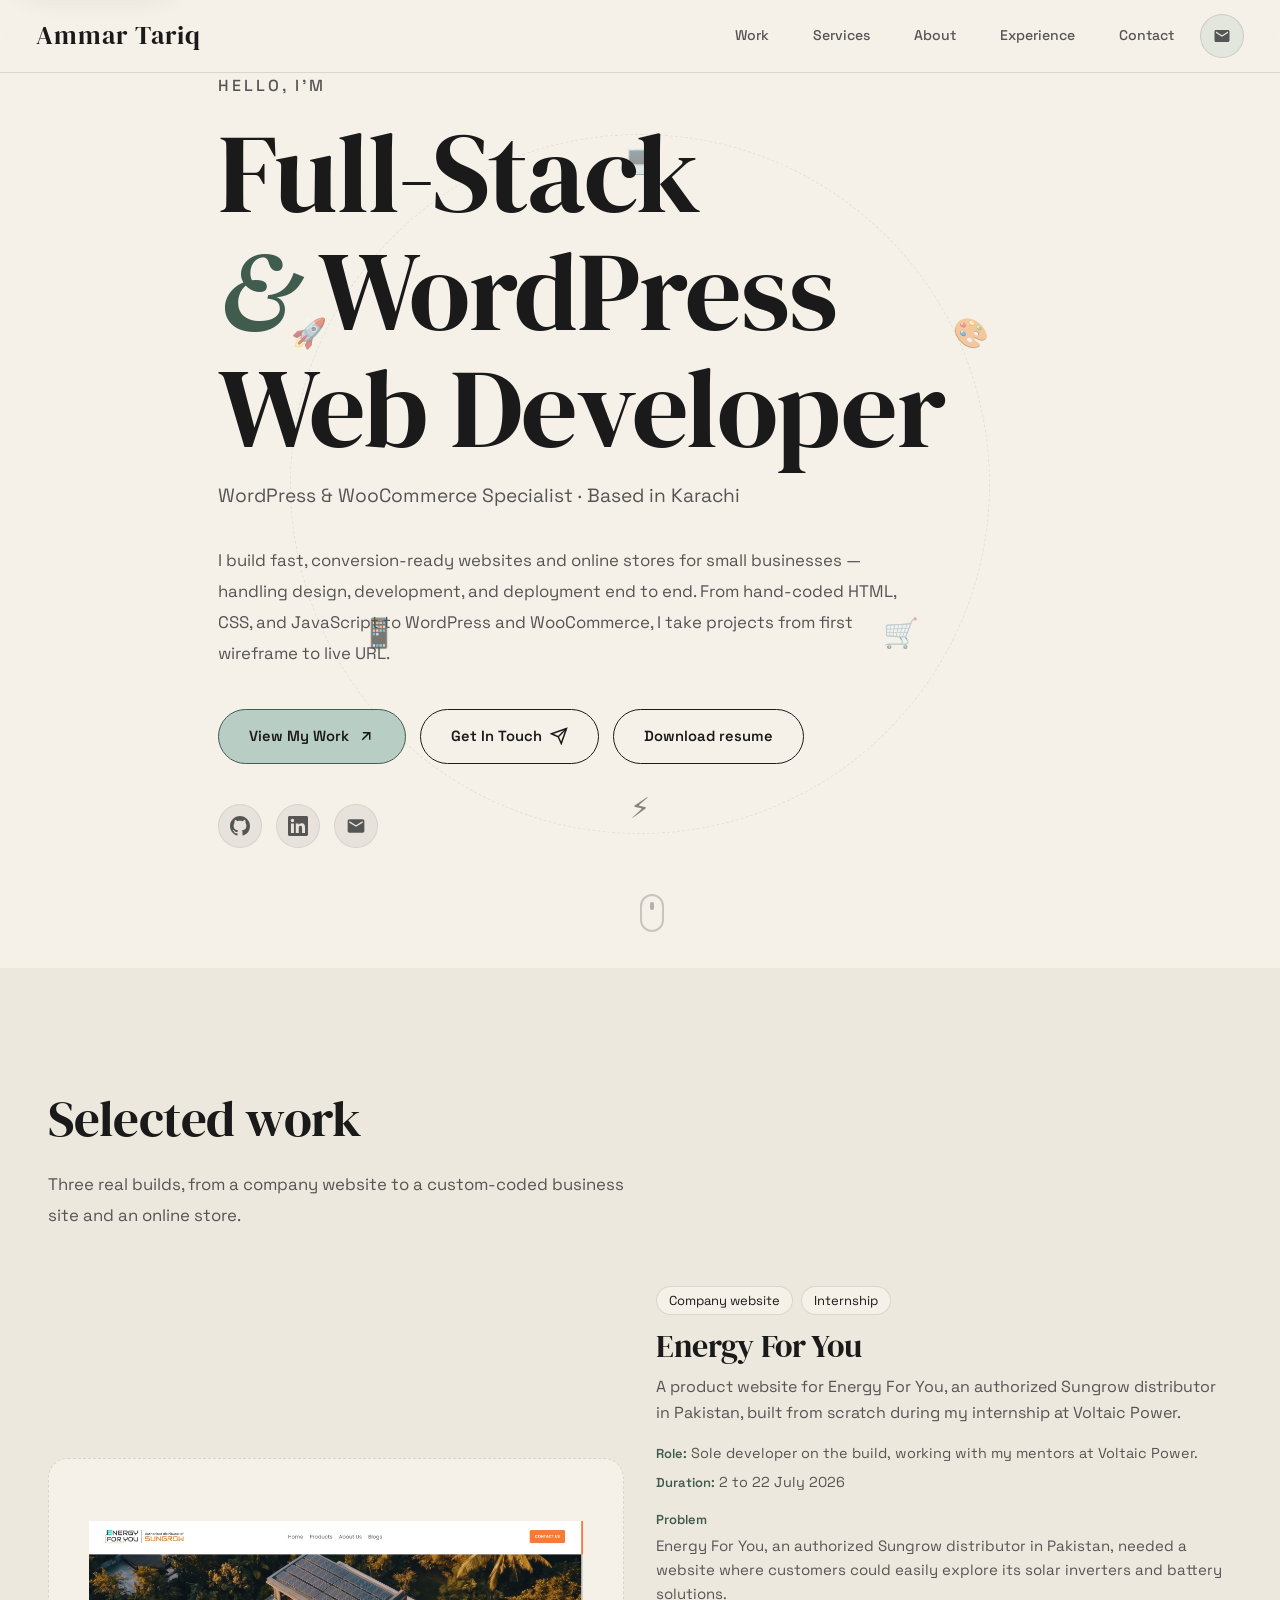
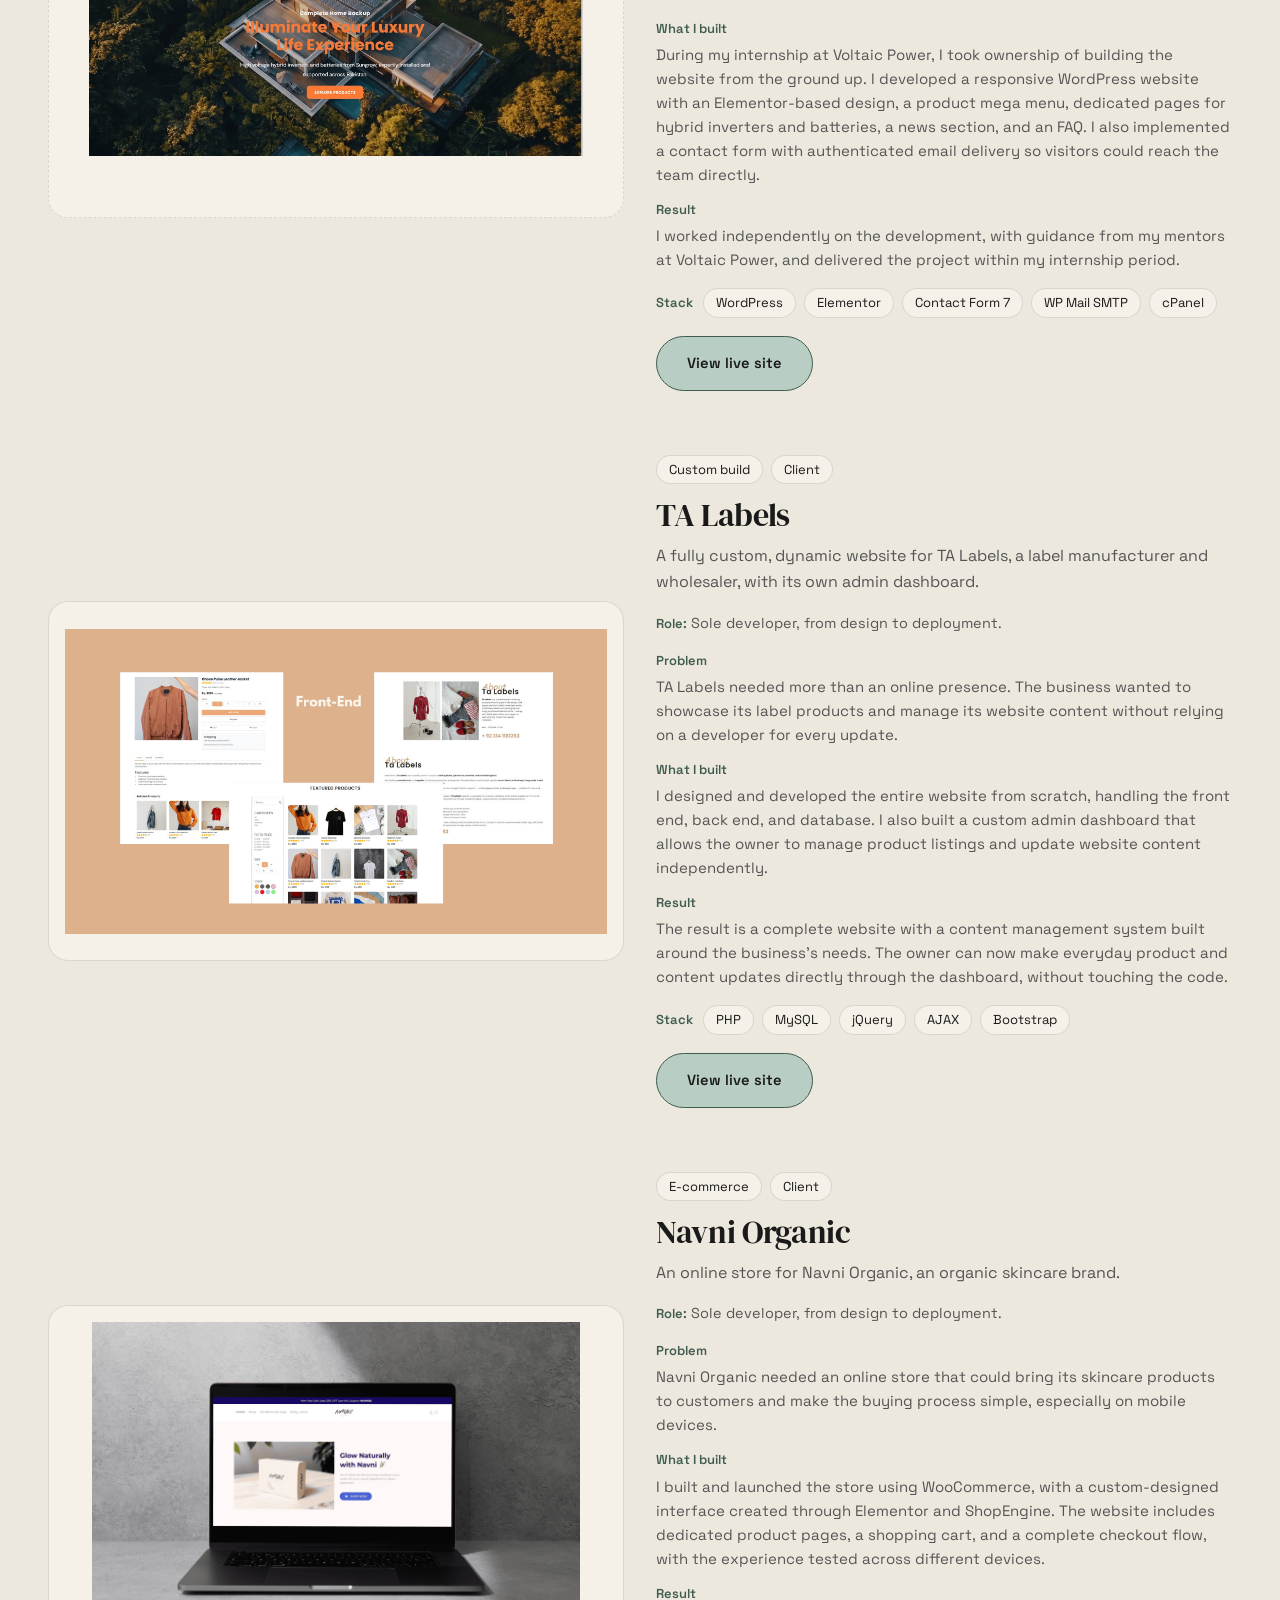
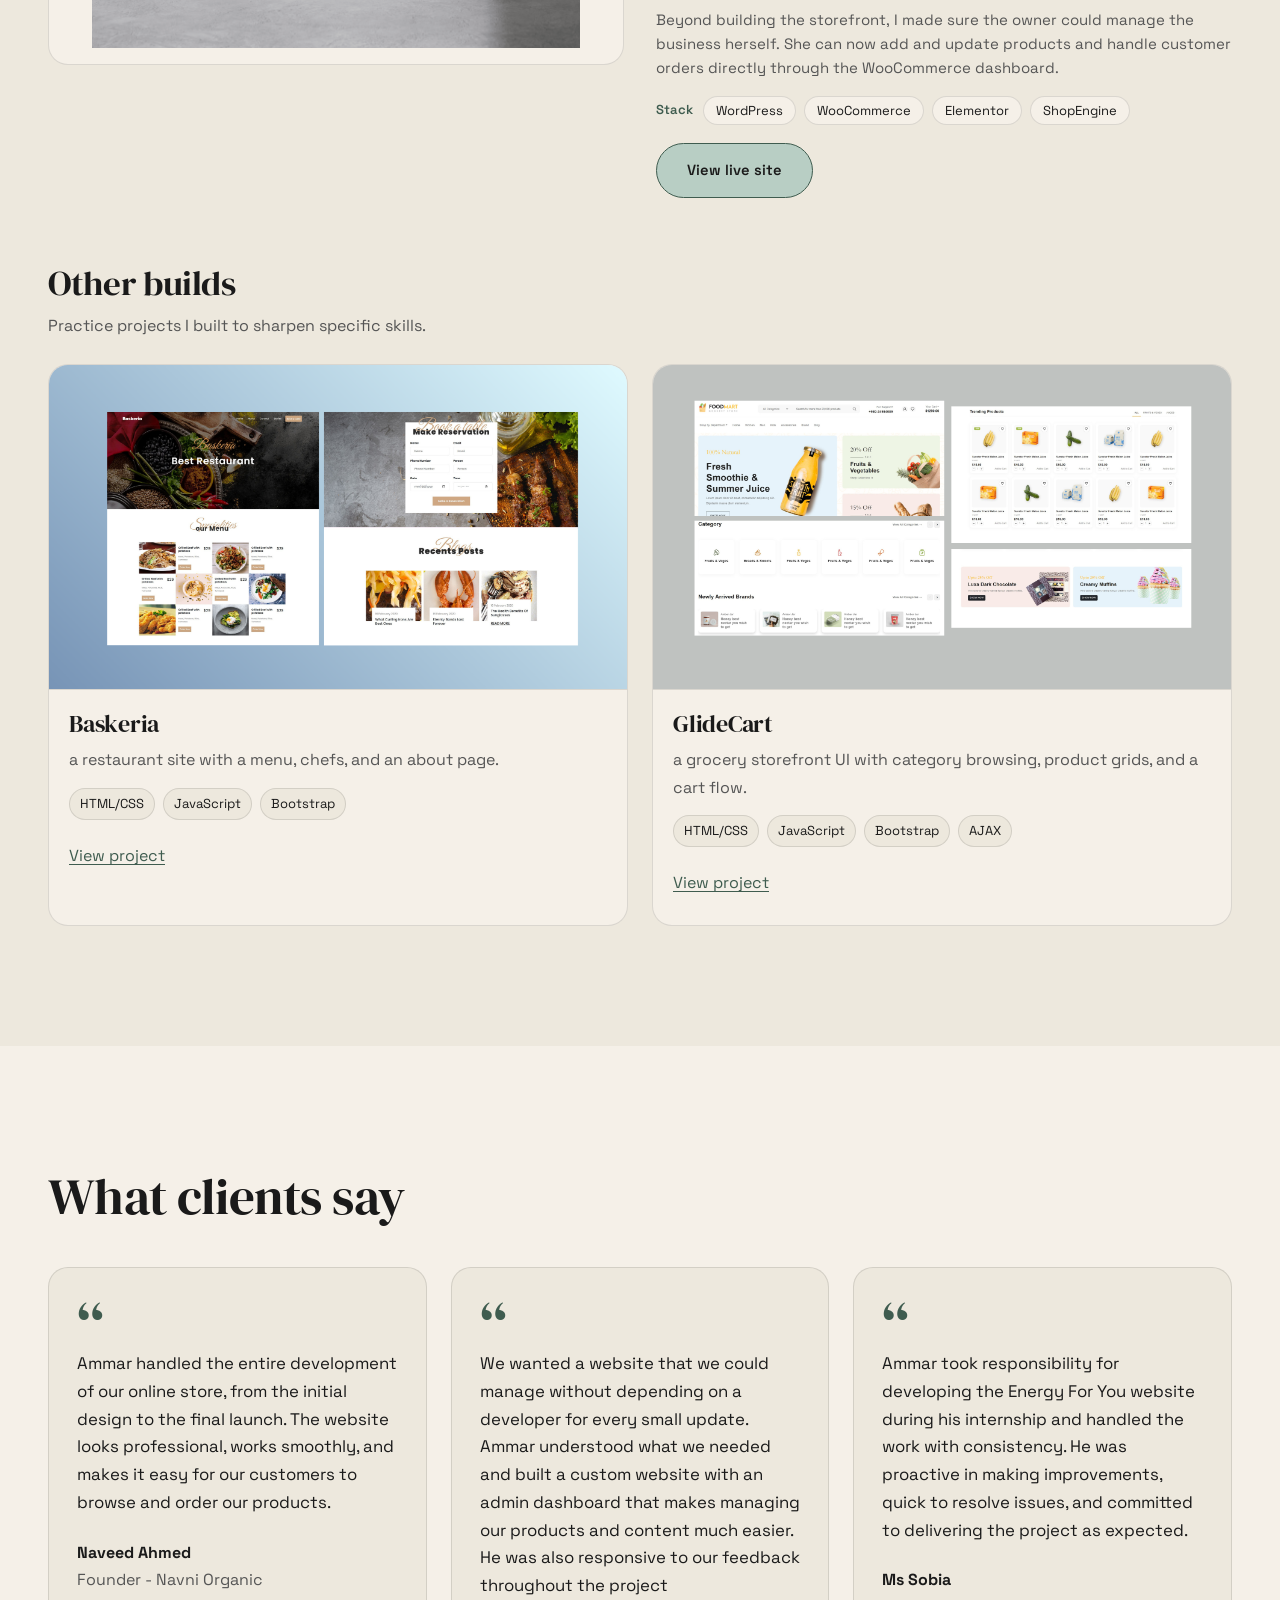
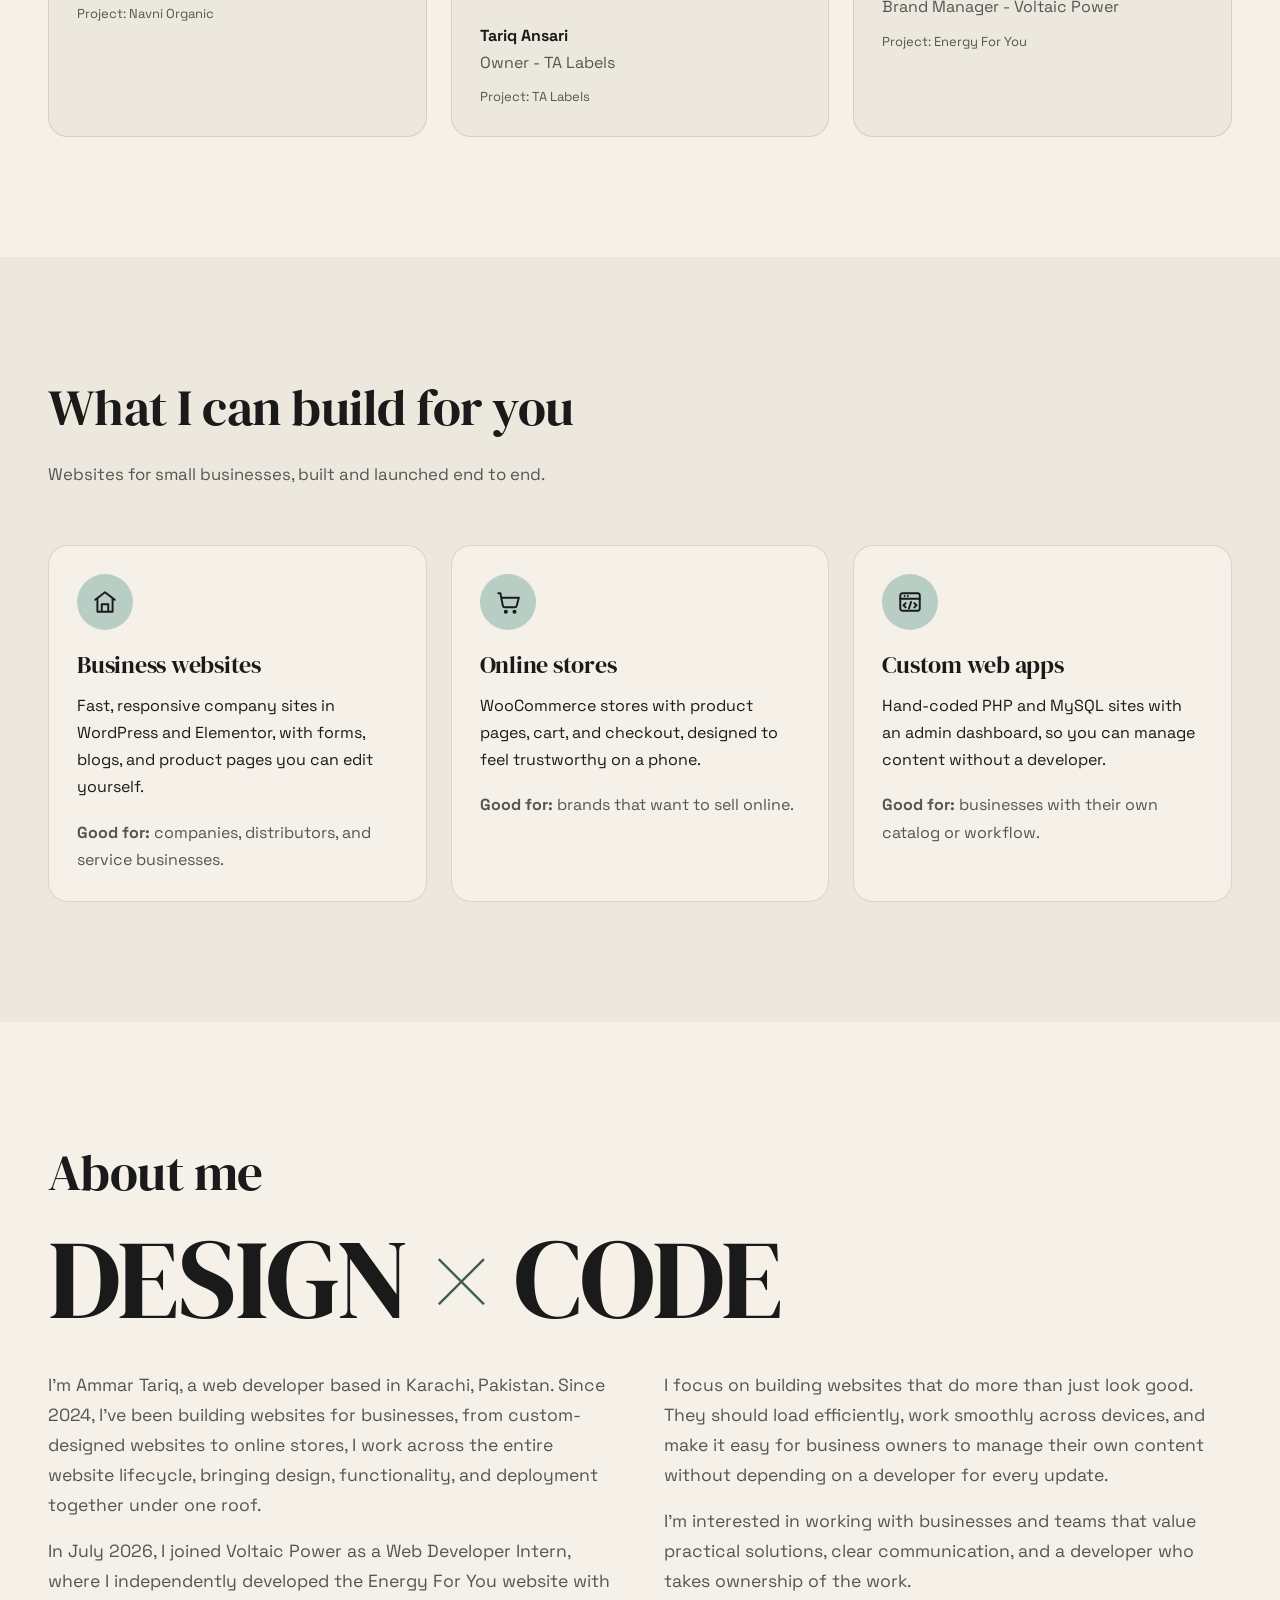
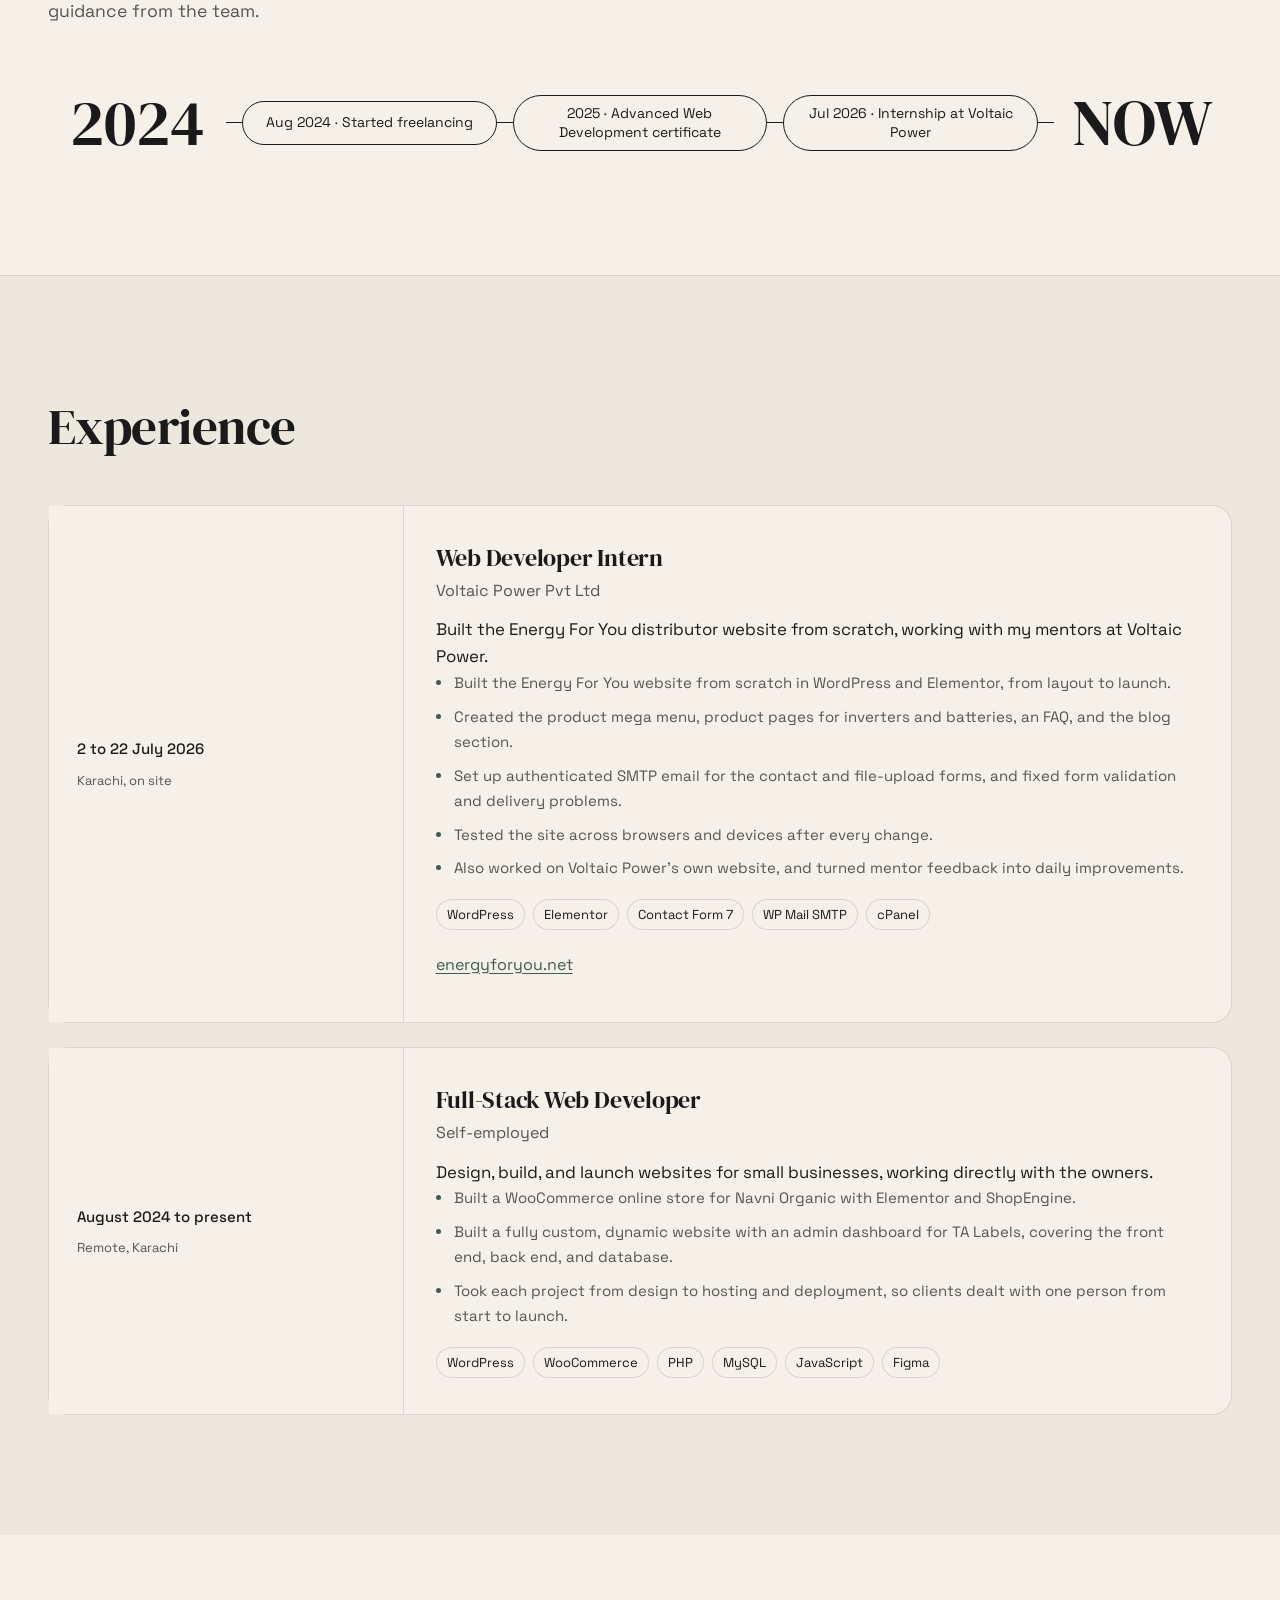
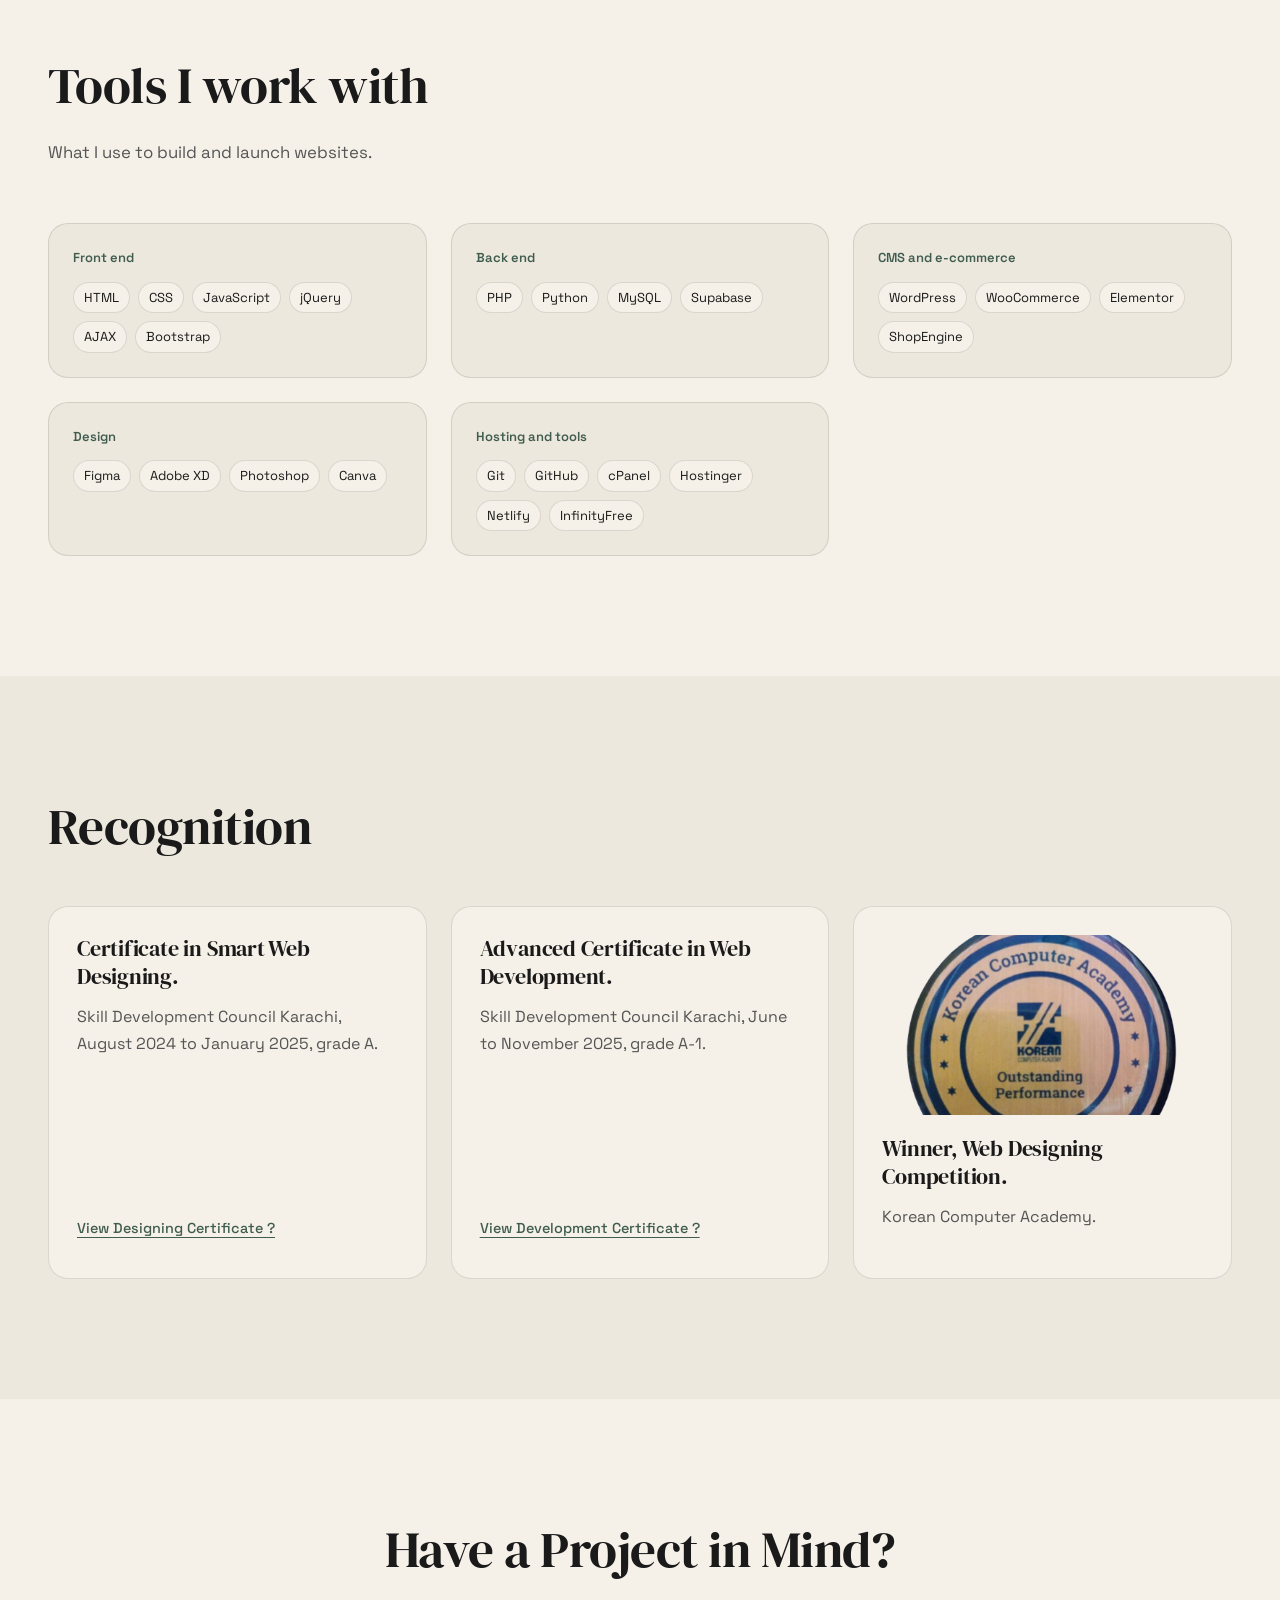
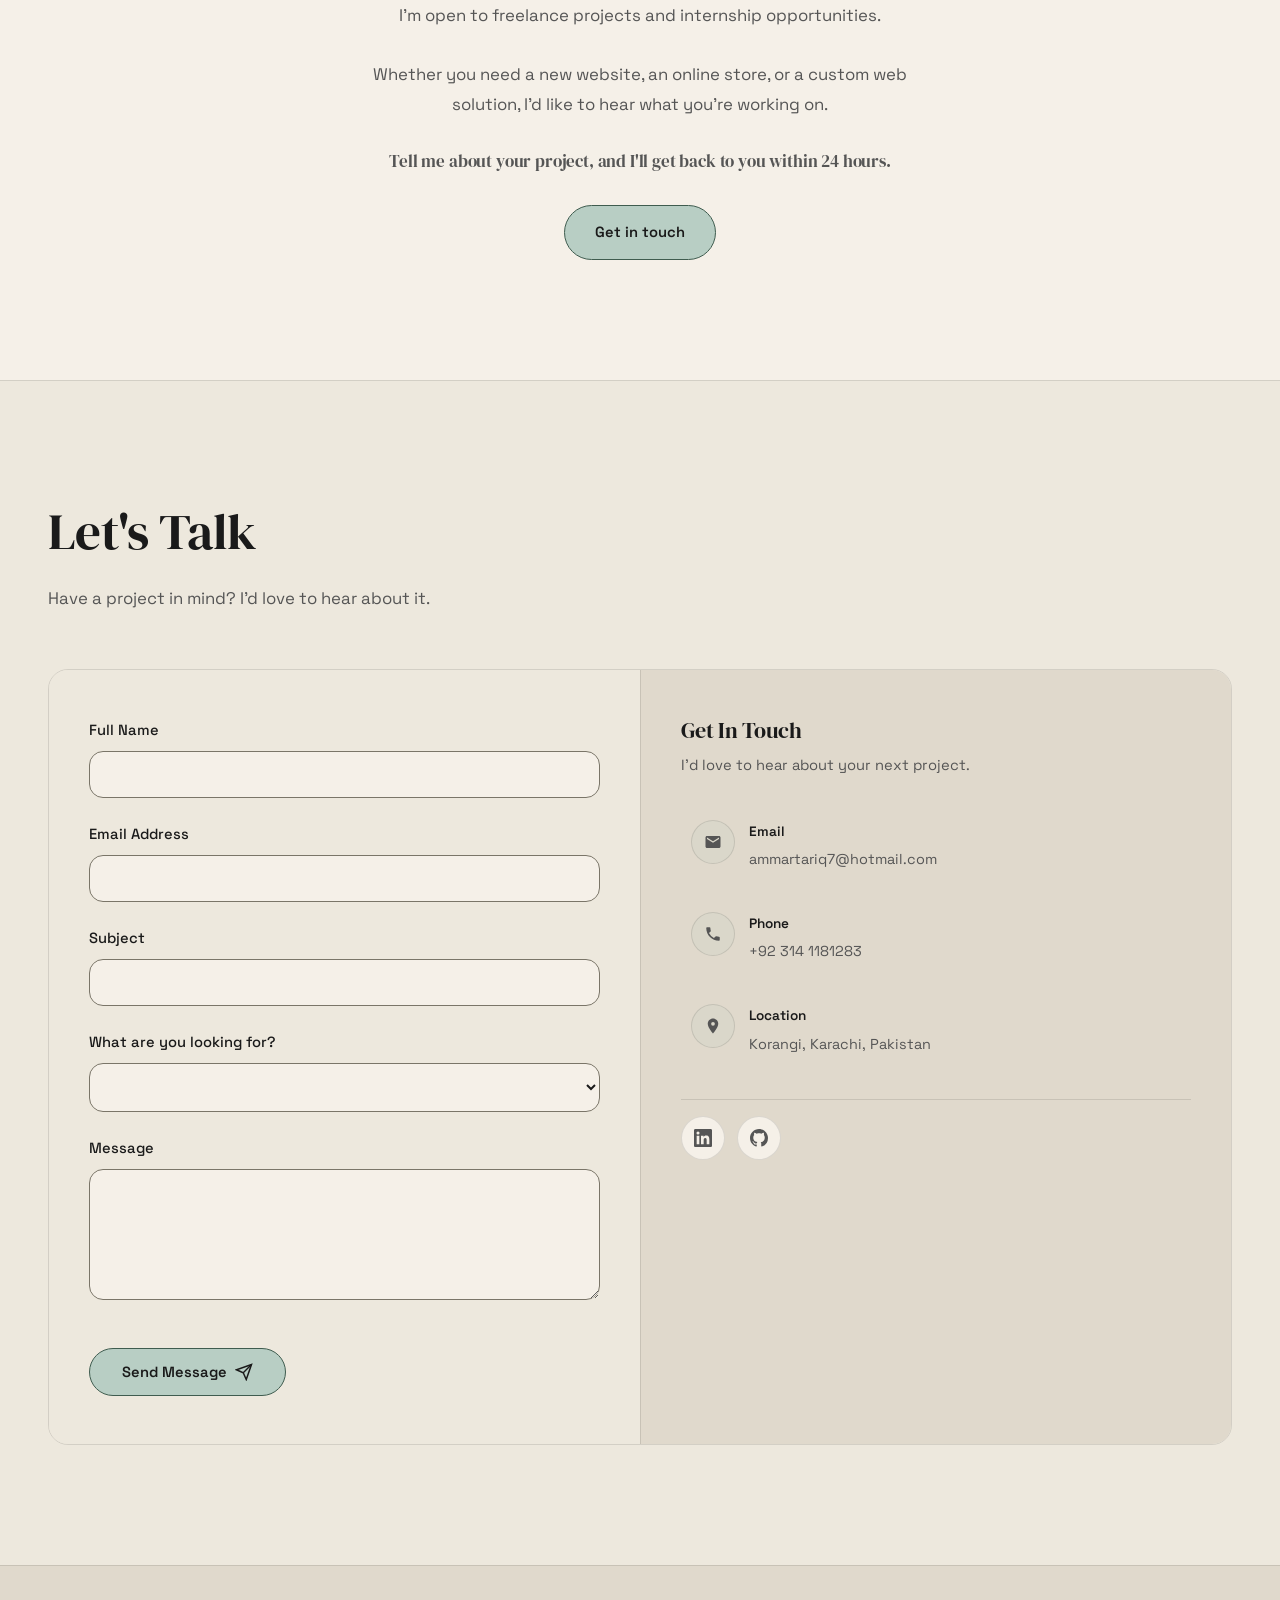
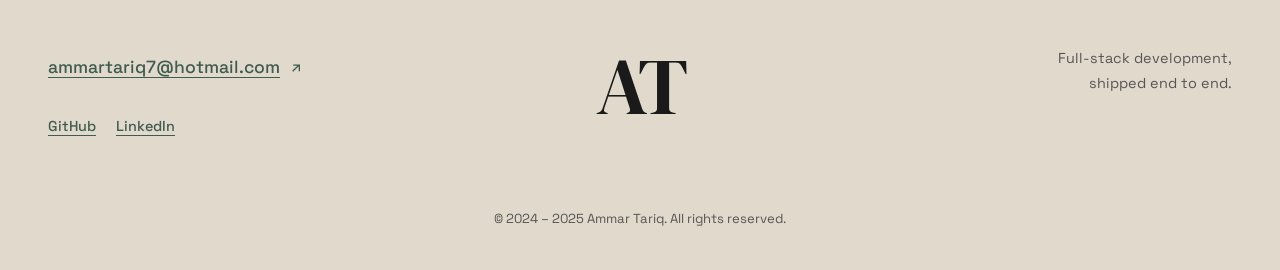
<file: index.html>
<!DOCTYPE html>
<html lang="en">

<head>
  <script>document.documentElement.classList.add('js');</script>
  <meta charset="UTF-8" />
  <meta name="viewport" content="width=device-width, initial-scale=1.0" />
  <title>Ammar Tariq — Full-Stack Web Developer | Portfolio</title>
  <meta name="description"
    content="Ammar Tariq is a full-stack web developer based in Karachi, Pakistan, specializing in WordPress, WooCommerce, and hand-coded websites. View projects, skills, and get in touch." />
  <meta name="keywords"
    content="Ammar Tariq, Full-Stack Developer, WordPress, WooCommerce, Web Developer Karachi, Portfolio" />
  <meta name="author" content="Ammar Tariq" />
  <meta property="og:title" content="Ammar Tariq — Full-Stack Web Developer" />
<meta property="og:description" content="Full-stack web developer in Karachi, Pakistan. WordPress, WooCommerce, and custom PHP/MySQL builds for small businesses." />
<meta property="og:image" content="og-image.jpg" />
<meta property="og:url" content="https://ammartariq.netlify.app/" />
<meta property="og:type" content="website" />
<meta name="twitter:card" content="summary_large_image" />
  <link rel="preconnect" href="https://fonts.googleapis.com" />
  <link rel="preconnect" href="https://fonts.gstatic.com" crossorigin />
  <link
    href="https://fonts.googleapis.com/css2?family=DM+Serif+Display:ital@0;1&family=Space+Grotesk:wght@300;400;500;600;700&display=swap"
    rel="stylesheet" />
  <link rel="stylesheet" href="index.css" />
</head>

<body>

  <!-- ═══════════════ SKIP TO CONTENT LINK ═══════════════ -->
  <a href="#main-content" class="skip-link">Skip to content</a>

  <!-- ═══════════════ NAVBAR ═══════════════ -->
  <nav id="navbar" class="navbar">
    <a href="#landing" class="nav-logo">Ammar Tariq</a>
    <button class="nav-toggle" id="navToggle" aria-label="Toggle navigation">
      <span></span><span></span><span></span>
    </button>
    <ul class="nav-links" id="navLinks">
      <li><a href="#work">Work</a></li>
      <li><a href="#services">Services</a></li>
      <li><a href="#about">About</a></li>
      <li><a href="#experience">Experience</a></li>
      <li><a href="#contact">Contact</a></li>
      <li class="nav-contact-link">
        <a href="mailto:ammartariq7@hotmail.com" aria-label="Email Ammar Tariq">
          <svg viewBox="0 0 24 24" fill="currentColor" aria-hidden="true">
            <path d="M20 4H4c-1.1 0-2 .9-2 2v12c0 1.1.9 2 2 2h16c1.1 0 2-.9 2-2V6c0-1.1-.9-2-2-2zm0 4l-8 5-8-5V6l8 5 8-5v2z" />
          </svg>
        </a>
      </li>
    </ul>
  </nav>

  <main id="main-content" tabindex="-1">
<section id="landing" class="section landing-section">
    <div class="hero-circle">
      <span class="hero-float-icon">💻</span>
      <span class="hero-float-icon">🎨</span>
      <span class="hero-float-icon">🛒</span>
      <span class="hero-float-icon">⚡</span>
      <span class="hero-float-icon">🚀</span>
      <span class="hero-float-icon">📱</span>
    </div>
    <div class="container landing-content">
      <p class="landing-greeting">Hello, I'm</p>
      <h1 class="landing-name">Full-Stack<br><span class="landing-amp">&amp;</span> WordPress <br> Web Developer</h1>
      <p class="landing-designations">WordPress &amp; WooCommerce Specialist · Based in Karachi</p>
      <!-- <a class="project-tag hero-proof-link" href="#work"><span class="hero-proof-dot" aria-hidden="true"></span>Recently shipped: Energy For You, a live Sungrow distributor site built during my Voltaic Power internship</a> -->
      <p class="landing-intro">I build fast, conversion-ready websites and online stores for small businesses — handling
        design, development, and deployment end to end. From hand-coded HTML, CSS, and JavaScript to WordPress and
        WooCommerce, I take projects from first wireframe to live URL.</p>
      <div class="landing-cta">
        <a href="#work" class="btn btn-primary-light">
          <span>View My Work</span>
          <svg width="18" height="18" viewBox="0 0 24 24" fill="none" stroke="currentColor" stroke-width="2">
            <path d="M7 17l9.2-9.2M17 17V7.8H7.8" />
          </svg>
        </a>
        <a href="#contact" class="btn btn-outline-light">
          <span>Get In Touch</span>
          <svg width="18" height="18" viewBox="0 0 24 24" fill="none" stroke="currentColor" stroke-width="2">
            <path d="M22 2L11 13" />
            <path d="M22 2l-7 20-4-9-9-4 20-7z" />
          </svg>
        </a>
        <a href="resume/ammar-resume.pdf" target="_blank" rel="noopener noreferrer" class="btn btn-outline-light" download>
          <span>Download resume</span>
        </a>
      </div>
      <div class="landing-socials">
        <a href="https://github.com/ammar-tariq-1" target="_blank" rel="noopener noreferrer" class="social-icon light-icon"
          aria-label="GitHub">
          <svg viewBox="0 0 24 24" fill="currentColor">
            <path
              d="M12 0C5.37 0 0 5.37 0 12c0 5.31 3.435 9.795 8.205 11.385.6.105.825-.255.825-.57 0-.285-.015-1.23-.015-2.235-3.015.555-3.795-.735-4.035-1.41-.135-.345-.72-1.41-1.23-1.695-.42-.225-1.02-.78-.015-.795.945-.015 1.62.87 1.845 1.23 1.08 1.815 2.805 1.305 3.495.99.105-.78.42-1.305.765-1.605-2.67-.3-5.46-1.335-5.46-5.925 0-1.305.465-2.385 1.23-3.225-.12-.3-.54-1.53.12-3.18 0 0 1.005-.315 3.3 1.23.96-.27 1.98-.405 3-.405s2.04.135 3 .405c2.295-1.56 3.3-1.23 3.3-1.23.66 1.65.24 2.88.12 3.18.765.84 1.23 1.905 1.23 3.225 0 4.605-2.805 5.625-5.475 5.925.435.375.81 1.095.81 2.22 0 1.605-.015 2.895-.015 3.3 0 .315.225.69.825.57A12.02 12.02 0 0024 12c0-6.63-5.37-12-12-12z" />
          </svg>
        </a>
        <a href="https://www.linkedin.com/in/ammartariq7" target="_blank" rel="noopener noreferrer" class="social-icon light-icon" aria-label="LinkedIn">
          <svg viewBox="0 0 24 24" fill="currentColor">
            <path
              d="M20.447 20.452h-3.554v-5.569c0-1.328-.027-3.037-1.852-3.037-1.853 0-2.136 1.445-2.136 2.939v5.667H9.351V9h3.414v1.561h.046c.477-.9 1.637-1.85 3.37-1.85 3.601 0 4.267 2.37 4.267 5.455v6.286zM5.337 7.433a2.062 2.062 0 01-2.063-2.065 2.064 2.064 0 112.063 2.065zm1.782 13.019H3.555V9h3.564v11.452zM22.225 0H1.771C.792 0 0 .774 0 1.729v20.542C0 23.227.792 24 1.771 24h20.451C23.2 24 24 23.227 24 22.271V1.729C24 .774 23.2 0 22.222 0h.003z" />
          </svg>
        </a>
      <a href="mailto:ammartariq7@hotmail.com" class="social-icon light-icon" aria-label="Email">
          <svg viewBox="0 0 24 24" fill="currentColor">
            <path
              d="M20 4H4c-1.1 0-2 .9-2 2v12c0 1.1.9 2 2 2h16c1.1 0 2-.9 2-2V6c0-1.1-.9-2-2-2zm0 4l-8 5-8-5V6l8 5 8-5v2z" />
          </svg>
        </a>
      </div>
    </div>
    <div class="scroll-indicator">
      <div class="scroll-arrow"></div>
    </div>
  </section>

  <section id="work" class="section work-section">
    <div class="container">
      <h2 class="section-title light">Selected work</h2>
      <p class="section-subtitle light">Three real builds, from a company website to a custom-coded business site and an online store.</p>
    <div class="case-study-list">
  <article class="case-study-row">
    <div class="case-study-media case-study-media-placeholder" role="img" aria-label="Energy For You project screenshot placeholder"><img src="Projects/Energyforyou/hero.jpg" alt=""></div>
    <div class="case-study-content">
      <div class="case-study-categories"><span>Company website</span><span>Internship</span></div>
      <h3 class="case-study-name">Energy For You</h3>
      <p class="case-study-summary">A product website for Energy For You, an authorized Sungrow distributor in Pakistan, built from scratch during my internship at Voltaic Power.</p>
      <p class="case-study-meta"><span>Role:</span> Sole developer on the build, working with my mentors at Voltaic Power.</p>
      <p class="case-study-meta"><span>Duration:</span> 2 to 22 July 2026</p>
      <dl class="case-study-details">
        <div><dt>Problem</dt><dd>Energy For You, an authorized Sungrow distributor in Pakistan, needed a website where customers could easily explore its solar inverters and battery solutions.</dd></div>
        <div><dt>What I built</dt><dd>During my internship at Voltaic Power, I took ownership of building the website from the ground up. I developed a responsive WordPress website with an Elementor-based design, a product mega menu, dedicated pages for hybrid inverters and batteries, a news section, and an FAQ. I also implemented a contact form with authenticated email delivery so visitors could reach the team directly.</dd></div>
        <div><dt>Result</dt><dd>I worked independently on the development, with guidance from my mentors at Voltaic Power, and delivered the project within my internship period.</dd></div>
      </dl>
      <div class="case-study-stack"><span class="case-study-stack-label">Stack</span><span>WordPress</span><span>Elementor</span><span>Contact Form 7</span><span>WP Mail SMTP</span><span>cPanel</span></div>
      <a class="btn btn-primary-light case-study-button" href="https://energyforyou.net/" target="_blank" rel="noopener noreferrer">View live site</a>
    </div>
  </article>
  <article class="case-study-row">
    <figure class="case-study-media"><img src="Projects/ta-labels/front-end-mockup.png" alt="TA Labels website screenshot showing the company profile and apparel catalog; included to present the client's custom textile business site." /></figure>
    <div class="case-study-content">
      <div class="case-study-categories"><span>Custom build</span><span>Client</span></div>
      <h3 class="case-study-name">TA Labels</h3>
      <p class="case-study-summary">A fully custom, dynamic website for TA Labels, a label manufacturer and wholesaler, with its own admin dashboard.</p>
      <p class="case-study-meta"><span>Role:</span> Sole developer, from design to deployment.</p>
      <dl class="case-study-details">
        <div><dt>Problem</dt><dd>TA Labels needed more than an online presence. The business wanted to showcase its label products and manage its website content without relying on a developer for every update.</dd></div>
        <div><dt>What I built</dt><dd>I designed and developed the entire website from scratch, handling the front end, back end, and database. I also built a custom admin dashboard that allows the owner to manage product listings and update website content independently.</dd></div>
        <div><dt>Result</dt><dd>The result is a complete website with a content management system built around the business's needs. The owner can now make everyday product and content updates directly through the dashboard, without touching the code.</dd></div>
      </dl>
      <div class="case-study-stack"><span class="case-study-stack-label">Stack</span><span>PHP</span><span>MySQL</span><span>jQuery</span><span>AJAX</span><span>Bootstrap</span></div>
      <a class="btn btn-primary-light case-study-button" href="https://talabels.site.je/" target="_blank" rel="noopener noreferrer">View live site</a>
    </div>
  </article>
  <article class="case-study-row">
    <figure class="case-study-media"><img src="Projects/Navni/laptop-mockup.png" alt="Navni Organic storefront screenshot showing its natural skincare products; included to present the client's online store design." /></figure>
    <div class="case-study-content">
      <div class="case-study-categories"><span>E-commerce</span><span>Client</span></div>
      <h3 class="case-study-name">Navni Organic</h3>
      <p class="case-study-summary">An online store for Navni Organic, an organic skincare brand.</p>
      <p class="case-study-meta"><span>Role:</span> Sole developer, from design to deployment.</p>
      <dl class="case-study-details">
        <div><dt>Problem</dt><dd>Navni Organic needed an online store that could bring its skincare products to customers and make the buying process simple, especially on mobile devices.</dd></div>
        <div><dt>What I built</dt><dd>I built and launched the store using WooCommerce, with a custom-designed interface created through Elementor and ShopEngine. The website includes dedicated product pages, a shopping cart, and a complete checkout flow, with the experience tested across different devices.</dd></div>
        <div><dt>Result</dt><dd>Beyond building the storefront, I made sure the owner could manage the business herself. She can now add and update products and handle customer orders directly through the WooCommerce dashboard.</dd></div>
      </dl>
      <div class="case-study-stack"><span class="case-study-stack-label">Stack</span><span>WordPress</span><span>WooCommerce</span><span>Elementor</span><span>ShopEngine</span></div>
      <a class="btn btn-primary-light case-study-button" href="https://navniorganic.com/" target="_blank" rel="noopener noreferrer">View live site</a>
    </div>
  </article>
</div>
      <div class="other-builds">
        <h3 class="other-builds-title">Other builds</h3>
        <p class="other-builds-subtitle">Practice projects I built to sharpen specific skills.</p>
        <div class="other-builds-grid">
          <article class="other-build-card">
            <img src="Projects/Baskeria/baskeria-mockup.png" alt="Baskeria restaurant website screenshot showing its menu, chefs, and about page; included to demonstrate this practice build." />
            <div class="other-build-content">
              <h4>Baskeria</h4>
              <p>a restaurant site with a menu, chefs, and an about page.</p>
              <div class="other-build-tags"><span>HTML/CSS</span><span>JavaScript</span><span>Bootstrap</span></div>
              <a class="other-build-link" href="https://baskeria.netlify.app/" target="_blank" rel="noopener noreferrer">View project</a>
            </div>
          </article>
          <article class="other-build-card">
            <img src="Projects/Foodmart/Foodmart Mockup.png" alt="Foodmart grocery storefront screenshot showing category browsing, product grids, and a cart flow; included to demonstrate this practice build." />
            <div class="other-build-content">
              <h4>GlideCart</h4>
              <p>a grocery storefront UI with category browsing, product grids, and a cart flow.</p>
              <div class="other-build-tags"><span>HTML/CSS</span><span>JavaScript</span><span>Bootstrap</span><span>AJAX</span></div>
              <a class="other-build-link" href="https://glidedcart.netlify.app/" target="_blank" rel="noopener noreferrer">View project</a>
            </div>
          </article>
        </div>
      </div>
    </div>
  </section>

  <section id="testimonials" class="section testimonials-section">
    <div class="container">
      <h2 class="section-title light">What clients say</h2>
      <div class="testimonials-grid">
        <article class="testimonial-card">
          <span class="testimonial-quote-mark" aria-hidden="true">“</span>
          <blockquote>Ammar handled the entire development of our online store, from the initial design to the final launch. The website looks professional, works smoothly, and makes it easy for our customers to browse and order our products.</blockquote>
          <p class="testimonial-name"><strong>Naveed Ahmed</strong></p>
          <p class="testimonial-role">Founder - Navni Organic</p>
          <p class="testimonial-project">Project: Navni Organic</p>
        </article>
        <article class="testimonial-card">
          <span class="testimonial-quote-mark" aria-hidden="true">“</span>
          <blockquote>We wanted a website that we could manage without depending on a developer for every small update. Ammar understood what we needed and built a custom website with an admin dashboard that makes managing our products and content much easier. He was also responsive to our feedback throughout the project</blockquote>
          <p class="testimonial-name"><strong>Tariq Ansari</strong></p>
          <p class="testimonial-role">Owner - TA Labels</p>
          <p class="testimonial-project">Project: TA Labels</p>
        </article>
        <article class="testimonial-card">
          <span class="testimonial-quote-mark" aria-hidden="true">“</span>
          <blockquote>Ammar took responsibility for developing the Energy For You website during his internship and handled the work with consistency. He was proactive in making improvements, quick to resolve issues, and committed to delivering the project as expected.</blockquote>
          <p class="testimonial-name"><strong>Ms Sobia</strong></p>
          <p class="testimonial-role">Brand Manager - Voltaic Power</p>
          <p class="testimonial-project">Project: Energy For You</p>
        </article>
      </div>
    </div>
  </section>

  <section id="services" class="section services-section">
    <div class="container">
      <h2 class="section-title light">What I can build for you</h2>
      <p class="section-subtitle light">Websites for small businesses, built and launched end to end.</p>
      <div class="services-grid">
        <article class="service-card">
          <span class="service-icon" aria-hidden="true">
            <svg viewBox="0 0 24 24" fill="none" stroke="currentColor" stroke-width="1.8" stroke-linecap="round" stroke-linejoin="round"><path d="m3 10 9-7 9 7"/><path d="M5 9v12h14V9M9 21v-7h6v7"/></svg>
          </span>
          <h3>Business websites</h3>
          <p>Fast, responsive company sites in WordPress and Elementor, with forms, blogs, and product pages you can edit yourself.</p>
          <p class="service-good-for"><strong>Good for:</strong> companies, distributors, and service businesses.</p>
        </article>
        <article class="service-card">
          <span class="service-icon" aria-hidden="true">
            <svg viewBox="0 0 24 24" fill="none" stroke="currentColor" stroke-width="1.8" stroke-linecap="round" stroke-linejoin="round"><path d="M3 4h2l2.2 11.2a2 2 0 0 0 2 1.6h8.9a2 2 0 0 0 2-1.6L22 8H6"/><circle cx="10" cy="21" r="1"/><circle cx="18" cy="21" r="1"/></svg>
          </span>
          <h3>Online stores</h3>
          <p>WooCommerce stores with product pages, cart, and checkout, designed to feel trustworthy on a phone.</p>
          <p class="service-good-for"><strong>Good for:</strong> brands that want to sell online.</p>
        </article>
        <article class="service-card">
          <span class="service-icon" aria-hidden="true">
            <svg viewBox="0 0 24 24" fill="none" stroke="currentColor" stroke-width="1.8" stroke-linecap="round" stroke-linejoin="round"><rect x="3" y="4" width="18" height="16" rx="2"/><path d="M3 9h18M7 6.5h.01M10 6.5h.01M8 13l-2 2 2 2m8-4 2 2-2 2m-3-5-2 6"/></svg>
          </span>
          <h3>Custom web apps</h3>
          <p>Hand-coded PHP and MySQL sites with an admin dashboard, so you can manage content without a developer.</p>
          <p class="service-good-for"><strong>Good for:</strong> businesses with their own catalog or workflow.</p>
        </article>
      </div>
    </div>
  </section>

<section id="about" class="section about-section dark-section">
    <div class="container">
      <h2 class="section-title light"><span>About me</span></h2>
      <h3 class="about-display-title" aria-label="Design and code"><span aria-hidden="true">DESIGN <span class="about-display-cross">×</span> CODE</span></h3>
      <div class="about-copy-grid">
        <div class="about-copy-column">
          <p>I'm Ammar Tariq, a web developer based in Karachi, Pakistan. Since 2024, I've been building websites for businesses, from custom-designed websites to online stores, I work across the entire website lifecycle, bringing design, functionality, and deployment together under one roof. </p>
          <p>In July 2026, I joined Voltaic Power as a Web Developer Intern, where I independently developed the Energy For You website with guidance from the team.</p>
        </div>
        <div class="about-copy-column">
          <p>I focus on building websites that do more than just look good. They should load efficiently, work smoothly across devices, and make it easy for business owners to manage their own content without depending on a developer for every update.</p>
          <p>I'm interested in working with businesses and teams that value practical solutions, clear communication, and a developer who takes ownership of the work.</p>
        </div>
      </div>
      <ol class="about-journey" aria-label="Professional journey">
        <li class="about-journey-year">2024</li>
        <li class="about-journey-milestone">Aug 2024 · Started freelancing</li>
        <li class="about-journey-milestone">2025 · Advanced Web Development certificate</li>
        <li class="about-journey-milestone">Jul 2026 · Internship at Voltaic Power</li>
        <li class="about-journey-year">NOW</li>
      </ol>
    </div>
  </section>

<section id="experience" class="section experience-section dark-section">
    <div class="container">
      <h2 class="section-title light"><span>Experience</span></h2>
      <div class="experience-timeline">
        <article class="exp-card experience-entry">
          <div class="exp-card-left">
            <p class="exp-duration">2 to 22 July 2026</p>
            <p class="exp-location">Karachi, on site</p>
          </div>
          <div class="exp-card-right">
            <h3 class="exp-role">Web Developer Intern</h3>
            <p class="exp-company">Voltaic Power Pvt Ltd</p>
            <p class="exp-summary">Built the Energy For You distributor website from scratch, working with my mentors at Voltaic Power.</p>
            <ul class="exp-bullets">
              <li>Built the Energy For You website from scratch in WordPress and Elementor, from layout to launch.</li>
              <li>Created the product mega menu, product pages for inverters and batteries, an FAQ, and the blog section.</li>
              <li>Set up authenticated SMTP email for the contact and file-upload forms, and fixed form validation and delivery problems.</li>
              <li>Tested the site across browsers and devices after every change.</li>
              <li>Also worked on Voltaic Power's own website, and turned mentor feedback into daily improvements.</li>
            </ul>
            <div class="tools-chips exp-tools" aria-label="Tools used">
              <span>WordPress</span><span>Elementor</span><span>Contact Form 7</span><span>WP Mail SMTP</span><span>cPanel</span>
            </div>
            <a class="exp-work-link" href="https://energyforyou.net/">energyforyou.net</a>
          </div>
        </article>
        <article class="exp-card experience-entry">
          <div class="exp-card-left">
            <p class="exp-duration">August 2024 to present</p>
            <p class="exp-location">Remote, Karachi</p>
          </div>
          <div class="exp-card-right">
            <h3 class="exp-role">Full-Stack Web Developer</h3>
            <p class="exp-company">Self-employed</p>
            <p class="exp-summary">Design, build, and launch websites for small businesses, working directly with the owners.</p>
            <ul class="exp-bullets">
              <li>Built a WooCommerce online store for Navni Organic with Elementor and ShopEngine.</li>
              <li>Built a fully custom, dynamic website with an admin dashboard for TA Labels, covering the front end, back end, and database.</li>
              <li>Took each project from design to hosting and deployment, so clients dealt with one person from start to launch.</li>
            </ul>
            <div class="tools-chips exp-tools" aria-label="Tools used">
              <span>WordPress</span><span>WooCommerce</span><span>PHP</span><span>MySQL</span><span>JavaScript</span><span>Figma</span>
            </div>
          </div>
        </article>
      </div>
    </div>
  </section>

  <section id="tools" class="section tools-section">
    <div class="container">
      <h2 class="section-title light">Tools I work with</h2>
      <p class="section-subtitle light">What I use to build and launch websites.</p>
      <div class="tools-grid">
        <article class="tools-group">
          <p class="tools-label">Front end</p>
          <div class="tools-chips"><span>HTML</span><span>CSS</span><span>JavaScript</span><span>jQuery</span><span>AJAX</span><span>Bootstrap</span></div>
        </article>
        <article class="tools-group">
          <p class="tools-label">Back end</p>
          <div class="tools-chips"><span>PHP</span><span>Python</span><span>MySQL</span><span>Supabase</span></div>
        </article>
        <article class="tools-group">
          <p class="tools-label">CMS and e-commerce</p>
          <div class="tools-chips"><span>WordPress</span><span>WooCommerce</span><span>Elementor</span><span>ShopEngine</span></div>
        </article>
        <article class="tools-group">
          <p class="tools-label">Design</p>
          <div class="tools-chips"><span>Figma</span><span>Adobe XD</span><span>Photoshop</span><span>Canva</span></div>
        </article>
        <article class="tools-group">
          <p class="tools-label">Hosting and tools</p>
          <div class="tools-chips"><span>Git</span><span>GitHub</span><span>cPanel</span><span>Hostinger</span><span>Netlify</span><span>InfinityFree</span></div>
        </article>
      </div>
    </div>
  </section>

  <section id="recognition" class="section recognition-section">
    <div class="container">
      <h2 class="section-title light">Recognition</h2>
      <div class="recognition-grid">
        <article class="recognition-card">
          <h3>Certificate in Smart Web Designing.</h3>
          <p>Skill Development Council Karachi, August 2024 to January 2025, grade A.</p>
          <a class="cert-link" href="Certifications/certificate-designing.pdf" target="_blank" rel="noopener noreferrer">View Designing Certificate ?</a>
        </article>
        <article class="recognition-card">
          <h3>Advanced Certificate in Web Development.</h3>
          <p>Skill Development Council Karachi, June to November 2025, grade A-1.</p>
          <a class="cert-link" href="Certifications/certificate-development.pdf" target="_blank" rel="noopener noreferrer">View Development Certificate ?</a>
        </article>
        <article class="recognition-card recognition-card-award">
          <img src="Education %26 Achiements/winner-web-designin-competetion.png"
              alt="Wooden winner medal from Korean Computer Academy’s web designing competition; included as evidence of the first-place achievement." />
          <h3>Winner, Web Designing Competition.</h3>
          <p>Korean Computer Academy.</p>
        </article>
      </div>
    </div>
  </section>





  <section id="cta" class="section cta-section">
    <div class="container">
      <h2 class="section-title light" >Have a Project in Mind?</h2>
      <p class="section-subtitle light" >I'm open to freelance projects and internship opportunities.</p>
      <p class="section-subtitle light" >Whether you need a new website, an online store, or a custom web solution, I'd like to hear what you're working on.</p>
      <h4 class="section-subtitle light" >Tell me about your project, and I'll get back to you within 24 hours.</h4>
      <a class="btn btn-primary-light cta-button" href="#contact">Get in touch</a>
    </div>
  </section>

<section id="contact" class="section contact-section dark-section">
    <div class="container">
      <h2 class="section-title light"><span>Let's Talk</span></h2>
      <p class="section-subtitle light">Have a project in mind? I'd love to hear about it.</p>
      <div class="contact-grid">
        <div class="contact-form-wrapper anim-observe">
          <form id="contactForm" class="contact-form" action="https://formsubmit.co/ammartariq7@hotmail.com"
            method="POST">
            <input type="hidden" name="_captcha" value="false" />
            <input type="hidden" name="_template" value="table" />
            <div class="form-group">
              <label for="fullName">Full Name</label>
              <input type="text" id="fullName" name="name" required aria-required="true" autocomplete="name" />
            </div>
            <div class="form-group">
              <label for="emailAddr">Email Address</label>
              <input type="email" id="emailAddr" name="email" required aria-required="true" autocomplete="email" />
            </div>
            <div class="form-group">
              <label for="subject">Subject</label>
              <input type="text" id="subject" name="_subject" required aria-required="true" />
            </div>
            <div class="form-group">
              <label for="projectType">What are you looking for?</label>
              <select id="projectType" name="looking_for">
                <option value="" selected></option>
                <option>Business website</option>
                <option>Online store</option>
                <option>Custom web app</option>
                <option>Internship or job</option>
                <option>Something else</option>
              </select>
            </div>
            <div class="form-group">
              <label for="message">Message</label>
              <textarea id="message" name="message" rows="5" required aria-required="true"></textarea>
            </div>
            <div id="formStatus" class="form-status" role="status" aria-live="polite"></div>
            <button type="submit" class="btn-send" id="sendBtn">
              <span>Send Message</span>
              <svg width="18" height="18" viewBox="0 0 24 24" fill="none" stroke="currentColor" stroke-width="2">
                <path d="M22 2L11 13" />
                <path d="M22 2l-7 20-4-9-9-4 20-7z" />
              </svg>
            </button>
          </form>
        </div>
        <div class="contact-info-panel anim-observe">
          <h3>Get In Touch</h3>
          <p class="contact-info-sub">I'd love to hear about your next project.</p>
          <div class="contact-rows">
            <div class="contact-row">
              <span class="cr-icon">
                <svg viewBox="0 0 24 24" fill="currentColor">
                  <path
                    d="M20 4H4c-1.1 0-2 .9-2 2v12c0 1.1.9 2 2 2h16c1.1 0 2-.9 2-2V6c0-1.1-.9-2-2-2zm0 4l-8 5-8-5V6l8 5 8-5v2z" />
                </svg>
              </span>
              <div>
                <strong>Email</strong>
            <a href="mailto:ammartariq7@hotmail.com">ammartariq7@hotmail.com</a>
              </div>
            </div>
            <div class="contact-row">
              <span class="cr-icon">
                <svg viewBox="0 0 24 24" fill="currentColor">
                  <path
                    d="M6.62 10.79a15.053 15.053 0 006.59 6.59l2.2-2.2a1.003 1.003 0 011.01-.24c1.12.37 2.33.57 3.57.57.55 0 1 .45 1 1V20c0 .55-.45 1-1 1-9.39 0-17-7.61-17-17 0-.55.45-1 1-1h3.5c.55 0 1 .45 1 1 0 1.25.2 2.45.57 3.57.11.35.03.74-.25 1.02l-2.2 2.2z" />
                </svg>
              </span>
              <div>
                <strong>Phone</strong>
                <a href="tel:+923141181283">+92 314 1181283</a>
              </div>
            </div>
            <div class="contact-row">
              <span class="cr-icon">
                <svg viewBox="0 0 24 24" fill="currentColor">
                  <path
                    d="M12 2C8.13 2 5 5.13 5 9c0 5.25 7 13 7 13s7-7.75 7-13c0-3.87-3.13-7-7-7zm0 9.5a2.5 2.5 0 010-5 2.5 2.5 0 010 5z" />
                </svg>
              </span>
              <div>
                <strong>Location</strong>
                <span>Korangi, Karachi, Pakistan</span>
              </div>
            </div>
          </div>
          <div class="contact-social-row">
            <a href="https://www.linkedin.com/in/ammartariq7" target="_blank" rel="noopener noreferrer" aria-label="LinkedIn" class="contact-social-icon">
              <svg viewBox="0 0 24 24" fill="currentColor">
                <path
                  d="M20.447 20.452h-3.554v-5.569c0-1.328-.027-3.037-1.852-3.037-1.853 0-2.136 1.445-2.136 2.939v5.667H9.351V9h3.414v1.561h.046c.477-.9 1.637-1.85 3.37-1.85 3.601 0 4.267 2.37 4.267 5.455v6.286zM5.337 7.433a2.062 2.062 0 01-2.063-2.065 2.064 2.064 0 112.063 2.065zm1.782 13.019H3.555V9h3.564v11.452zM22.225 0H1.771C.792 0 0 .774 0 1.729v20.542C0 23.227.792 24 1.771 24h20.451C23.2 24 24 23.227 24 22.271V1.729C24 .774 23.2 0 22.222 0h.003z" />
              </svg>
            </a>
            <a href="https://github.com/ammar-tariq-1" target="_blank" rel="noopener noreferrer" aria-label="GitHub"
              class="contact-social-icon">
              <svg viewBox="0 0 24 24" fill="currentColor">
                <path
                  d="M12 0C5.37 0 0 5.37 0 12c0 5.31 3.435 9.795 8.205 11.385.6.105.825-.255.825-.57 0-.285-.015-1.23-.015-2.235-3.015.555-3.795-.735-4.035-1.41-.135-.345-.72-1.41-1.23-1.695-.42-.225-1.02-.78-.015-.795.945-.015 1.62.87 1.845 1.23 1.08 1.815 2.805 1.305 3.495.99.105-.78.42-1.305.765-1.605-2.67-.3-5.46-1.335-5.46-5.925 0-1.305.465-2.385 1.23-3.225-.12-.3-.54-1.53.12-3.18 0 0 1.005-.315 3.3 1.23.96-.27 1.98-.405 3-.405s2.04.135 3 .405c2.295-1.56 3.3-1.23 3.3-1.23.66 1.65.24 2.88.12 3.18.765.84 1.23 1.905 1.23 3.225 0 4.605-2.805 5.625-5.475 5.925.435.375.81 1.095.81 2.22 0 1.605-.015 2.895-.015 3.3 0 .315.225.69.825.57A12.02 12.02 0 0024 12c0-6.63-5.37-12-12-12z" />
              </svg>
            </a>
          </div>
        </div>
      </div>
    </div>
  </section>
  </main>

  <!-- ═══════════════ FOOTER (Grain & Mortar style) ═══════════════ -->
  <footer class="footer">
    <div class="container footer-content">
      <div class="footer-left">
        <a href="mailto:ammartariq7@hotmail.com" class="footer-email">
          ammartariq7@hotmail.com
          <svg width="16" height="16" viewBox="0 0 24 24" fill="none" stroke="currentColor" stroke-width="2">
            <path d="M7 17l9.2-9.2M17 17V7.8H7.8" />
          </svg>
        </a>
        <div class="footer-social-links">
          <a href="https://github.com/ammar-tariq-1" target="_blank" rel="noopener noreferrer">GitHub</a>
          <a href="https://www.linkedin.com/in/ammartariq7" target="_blank" rel="noopener noreferrer">LinkedIn</a>
        </div>
      </div>
      <div class="footer-center">
        <div class="footer-monogram">AT</div>
      </div>
      <div class="footer-right">
        <span style="font-size: 0.9rem; color: var(--text-dark-secondary);">Full-stack development,<br>shipped end to
          end.</span>
      </div>
    </div>
    <p class="footer-copy">&copy; 2024 – 2025 Ammar Tariq. All rights reserved.</p>
  </footer>

  <script src="script.js"></script>
</body>

</html>
</file>
<file: index.css>
/* ═══════════════════════════════════════════════════════
   AMMAR TARIQ — PORTFOLIO  
   Inspired by Grain & Mortar
   Light Hero → Dark Sections  |  Sage/Teal Accents
   ═══════════════════════════════════════════════════════ */

/* ── Google Fonts loaded in HTML: Space Grotesk + DM Serif Display ── */

:root {
  /* Light (Hero) palette */
  --cream: #F5F0E8;
  --cream-dark: #EDE8DD;
  --cream-darker: #E0D9CC;

  /* Dark (Sections) palette */
  --dark-bg: #0a0a0a;
  --dark-card: #141414;
  --dark-card-hover: #1a1a1a;
  --dark-border: rgba(255, 255, 255, 0.08);
  --dark-border-hover: rgba(255, 255, 255, 0.15);

  /* Sage / Teal accent */
  --sage: #b8cec4;
  --sage-light: #d0e0d8;
  --sage-dark: #8faa9e;
  --sage-muted: rgba(184, 206, 196, 0.15);
  --sage-glow: rgba(184, 206, 196, 0.25);

  /* Lime accent (from reference) */
  --lime: #d4e157;
  --lime-muted: rgba(212, 225, 87, 0.15);

  /* Text */
  --text-dark: #1a1a1a;
  --text-dark-secondary: #555;
  --text-light: #e8e8e8;
  --text-light-secondary: #999;
  --text-sage: var(--sage);

  /* Shadows */
  --shadow-sm: 0 2px 8px rgba(0,0,0,0.08);
  --shadow-md: 0 8px 30px rgba(0,0,0,0.12);
  --shadow-lg: 0 16px 60px rgba(0,0,0,0.2);
  --shadow-dark-sm: 0 2px 12px rgba(0,0,0,0.4);
  --shadow-dark-md: 0 8px 40px rgba(0,0,0,0.5);

  /* Radius */
  --radius-sm: 8px;
  --radius-md: 14px;
  --radius-lg: 20px;
  --radius-xl: 28px;
  --radius-pill: 100px;

  /* Transition */
  --ease: cubic-bezier(0.4, 0, 0.2, 1);
  --transition: 0.35s var(--ease);
  --transition-slow: 0.6s var(--ease);
  --bounce: cubic-bezier(0.34, 1.56, 0.64, 1);

  --max-width: 1240px;
  --nav-height: 72px;

  /* New tokens (Task 1) */
  --sage-deep: #3F5C4F;
  --text-on-sage: var(--text-dark);
  --border-light: rgba(26, 26, 26, 0.12);
  --border-light-hover: rgba(26, 26, 26, 0.25);
  --border-field: #7A7568;
  --font-heading: 'DM Serif Display', Georgia, 'Times New Roman', serif;
  --font-body: 'Space Grotesk', system-ui, -apple-system, sans-serif;
  --tap-min: 44px;
}

/* ── Reset & Base ── */
*,
*::before,
*::after {
  margin: 0;
  padding: 0;
  box-sizing: border-box;
}

html {
  scroll-behavior: smooth;
  scroll-padding-top: var(--nav-height);
}

body {
  font-family: var(--font-body);
  background: var(--cream);
  color: var(--text-dark);
  line-height: 1.7;
  -webkit-font-smoothing: antialiased;
}

/* ── Global heading typography: DM Serif Display site-wide ── */
h1, h2, h3, h4, h5, h6 {
  font-family: var(--font-heading);
  font-weight: 400;
  line-height: 1.2;
  letter-spacing: -0.01em;
}

.serif {
  font-family: var(--font-heading);
  font-weight: 400;
}

/* ── Global Focus Visibility (WCAG 2.x) ── */
:focus-visible {
  outline: 3px solid var(--text-dark);
  outline-offset: 3px;
}

/* ── Skip to Content Link ── */
.skip-link {
  position: absolute;
  top: 16px;
  left: 16px;
  z-index: 2000;
  padding: 12px 22px;
  min-height: var(--tap-min);
  display: inline-flex;
  align-items: center;
  justify-content: center;
  background: var(--cream);
  color: var(--text-dark);
  border: 2px solid var(--sage-deep);
  border-radius: var(--radius-pill);
  font-weight: 600;
  font-size: 0.95rem;
  box-shadow: var(--shadow-md);
  transform: translateY(-160%);
  transition: transform 0.2s ease;
  text-decoration: none;
}

.skip-link:focus,
.skip-link:focus-visible {
  transform: translateY(0);
  outline: 3px solid var(--text-dark);
  outline-offset: 3px;
}

img {
  max-width: 100%;
  height: auto;
  display: block;
}

a {
  text-decoration: none;
  color: inherit;
  transition: var(--transition);
}

ul { list-style: none; }

.container {
  max-width: var(--max-width);
  margin: 0 auto;
  padding: 0 28px;
}

.section {
  padding: 120px 0;
  position: relative;
}

/* ── Section Titles ── */
.section-title {
  font-family: var(--font-heading);
  font-size: clamp(2.2rem, 5vw, 3.2rem);
  font-weight: 400;
  margin-bottom: 20px;
  position: relative;
}

/* Light section titles */
.section-title.light {
  color: var(--text-dark);
}

/* Dark section titles */
.section-title.dark {
  color: var(--sage);
}

.section-subtitle {
  font-size: 1.05rem;
  margin-bottom: 56px;
  max-width: 600px;
  line-height: 1.8;
}

.section-subtitle.light {
  color: var(--text-dark-secondary);
}

.section-subtitle.dark {
  color: var(--text-dark-secondary);
}

/* ═══════════════════════════════════════════════════════
   NAVBAR
   ═══════════════════════════════════════════════════════ */
.navbar {
  position: fixed;
  top: 0;
  left: 0;
  right: 0;
  height: var(--nav-height);
  display: flex;
  align-items: center;
  justify-content: space-between;
  padding: 0 36px;
  z-index: 1000;
  transition: background 0.4s ease, box-shadow 0.4s ease;
  background: transparent;
}

/* Navbar surfaces & colors */
.navbar,
.navbar.light-mode,
.navbar.dark-mode {
  background: color-mix(in srgb, var(--cream) 94%, transparent);
  backdrop-filter: blur(16px);
  -webkit-backdrop-filter: blur(16px);
  box-shadow: 0 1px 0 var(--border-light);
}

.nav-logo {
  font-family: var(--font-heading);
  font-size: 1.6rem;
  font-weight: 400;
  letter-spacing: 1px;
  color: var(--text-dark);
  transition: var(--transition);
  display: inline-flex;
  align-items: center;
  min-height: var(--tap-min);
}

.navbar .nav-logo,
.navbar.light-mode .nav-logo,
.navbar.dark-mode .nav-logo {
  color: var(--text-dark);
}

.nav-links {
  display: flex;
  gap: 8px;
  align-items: center;
}

.nav-links li a {
  display: inline-flex;
  align-items: center;
  justify-content: center;
  min-height: var(--tap-min);
  min-width: var(--tap-min);
  padding: 10px 18px;
  font-size: 0.88rem;
  font-weight: 500;
  border-radius: var(--radius-pill);
  color: var(--text-dark-secondary);
  transition: var(--transition);
  position: relative;
}

.nav-links .nav-contact-link a {
  width: var(--tap-min);
  height: var(--tap-min);
  min-width: var(--tap-min);
  min-height: var(--tap-min);
  padding: 0;
  color: var(--sage-deep);
  background: color-mix(in srgb, var(--sage) 30%, transparent);
  border: 1px solid var(--border-light);
}
.nav-contact-link svg { width: 18px; height: 18px; }
.nav-links .nav-contact-link a:hover {
  color: var(--text-dark);
  background: var(--sage);
  border-color: var(--border-light-hover);
}

.navbar .nav-links li a,
.navbar.light-mode .nav-links li a,
.navbar.dark-mode .nav-links li a {
  color: var(--text-dark-secondary);
}

.navbar .nav-links li a:hover,
.navbar.light-mode .nav-links li a:hover,
.navbar.dark-mode .nav-links li a:hover,
.navbar.dark-mode .nav-links li a.active {
  color: var(--text-dark);
  background: color-mix(in srgb, var(--text-dark) 6%, transparent);
}

.nav-toggle {
  display: none;
  flex-direction: column;
  align-items: center;
  justify-content: center;
  gap: 5px;
  background: none;
  border: none;
  cursor: pointer;
  padding: 10px;
  min-width: var(--tap-min);
  min-height: var(--tap-min);
  z-index: 1001;
}

.nav-toggle span {
  width: 24px;
  height: 2px;
  transition: var(--transition);
  border-radius: 2px;
  background: var(--text-dark);
}

.navbar .nav-toggle span,
.navbar.light-mode .nav-toggle span,
.navbar.dark-mode .nav-toggle span {
  background: var(--text-dark);
}

.nav-toggle.active span:nth-child(1) {
  transform: rotate(45deg) translate(5px, 5px);
}
.nav-toggle.active span:nth-child(2) {
  opacity: 0;
}
.nav-toggle.active span:nth-child(3) {
  transform: rotate(-45deg) translate(5px, -5px);
}

/* ═══════════════════════════════════════════════════════
   SECTION 1: LANDING / HERO  (LIGHT CREAM)
   ═══════════════════════════════════════════════════════ */
.landing-section {
  min-height: 100vh;
  display: flex;
  align-items: center;
  background: var(--cream);
  padding-top: var(--nav-height);
  position: relative;
  overflow: hidden;
}

/* Decorative circle — subtle, like reference */
.hero-circle {
  position: absolute;
  width: 700px;
  height: 700px;
  border: 1px dashed color-mix(in srgb, var(--text-dark) 8%, transparent);
  border-radius: 50%;
  top: 50%;
  left: 50%;
  transform: translate(-50%, -50%);
  pointer-events: none;
  animation: heroCircleSpin 60s linear infinite;
}

@keyframes heroCircleSpin {
  from { transform: translate(-50%, -50%) rotate(0deg); }
  to { transform: translate(-50%, -50%) rotate(360deg); }
}

/* Floating icons on the circle */
.hero-float-icon {
  position: absolute;
  font-size: 1.8rem;
  opacity: 0.5;
  animation: floatBob 4s ease-in-out infinite;
}

.hero-float-icon:nth-child(1) { top: 0; left: 50%; transform: translateX(-50%); animation-delay: 0s; }
.hero-float-icon:nth-child(2) { top: 25%; right: 0; animation-delay: 0.5s; }
.hero-float-icon:nth-child(3) { bottom: 25%; right: 10%; animation-delay: 1s; }
.hero-float-icon:nth-child(4) { bottom: 0; left: 50%; transform: translateX(-50%); animation-delay: 1.5s; }
.hero-float-icon:nth-child(5) { top: 25%; left: 0; animation-delay: 2s; }
.hero-float-icon:nth-child(6) { bottom: 25%; left: 10%; animation-delay: 2.5s; }

@keyframes floatBob {
  0%, 100% { transform: translateY(0); }
  50% { transform: translateY(-12px); }
}

.landing-content {
  position: relative;
  z-index: 2;
  max-width: 900px;
  width: 100%;
  min-width: 0;
}

.landing-greeting {
  font-size: 1rem;
  color: var(--text-dark-secondary);
  font-weight: 500;
  letter-spacing: 3px;
  text-transform: uppercase;
  margin-bottom: 16px;
}

.landing-name {
  font-family: var(--font-heading);
  font-size: clamp(3.5rem, 9vw, 7rem);
  max-width: 100%;
  white-space: normal;
  overflow-wrap: anywhere;
  font-weight: 400;
  line-height: 1.05;
  color: var(--text-dark);
  margin-bottom: 12px;
}

.landing-amp {
  font-style: italic;
  color: var(--sage-deep);
}

.landing-designations {
  font-size: clamp(1rem, 2.5vw, 1.2rem);
  color: var(--text-dark-secondary);
  font-weight: 400;
  margin-bottom: 32px;
}

.landing-intro {
  max-width: 680px;
  font-size: 1.05rem;
  color: var(--text-dark-secondary);
  line-height: 1.85;
  margin-bottom: 40px;
}

@keyframes fadeInUp {
  from { opacity: 0; transform: translateY(28px); }
  to { opacity: 1; transform: translateY(0); }
}

.js .landing-greeting { opacity: 0; animation: fadeInUp 0.8s ease forwards 0.2s; }
.js .landing-name { opacity: 0; animation: fadeInUp 0.8s ease forwards 0.4s; }
.js .landing-designations { opacity: 0; animation: fadeInUp 0.8s ease forwards 0.6s; }
.js .landing-intro { opacity: 0; animation: fadeInUp 0.8s ease forwards 0.8s; }

/* CTA Buttons — pill shaped, Grain & Mortar style */
.landing-cta {
  display: flex;
  gap: 14px;
  flex-wrap: wrap;
  margin-bottom: 40px;
}

.js .landing-cta { opacity: 0; animation: fadeInUp 0.8s ease forwards 1s; }

.btn {
  display: inline-flex;
  align-items: center;
  gap: 8px;
  padding: 14px 30px;
  font-family: inherit;
  font-size: 0.92rem;
  font-weight: 600;
  border-radius: var(--radius-pill);
  cursor: pointer;
  transition: var(--transition);
  position: relative;
  overflow: hidden;
  border: none;
}

.btn[hidden] { display: none !important; }

/* Light context buttons */
.btn-primary-light {
  background: var(--sage);
  color: var(--text-on-sage);
  border: 1px solid var(--sage-deep);
}

.btn-primary-light:hover {
  background: var(--sage-dark);
  transform: translateY(-2px);
  box-shadow: 0 6px 20px var(--sage-glow);
}

.btn-outline-light {
  background: transparent;
  color: var(--text-dark);
  border: 1.5px solid var(--text-dark);
}

.btn-outline-light:hover {
  background: var(--text-dark);
  color: var(--cream);
  transform: translateY(-2px);
}

/* Dark context buttons */
.btn-primary-dark {
  background: var(--sage);
  color: var(--text-on-sage);
}

.btn-primary-dark:hover {
  background: var(--sage-light);
  transform: translateY(-2px);
  box-shadow: 0 6px 20px var(--sage-glow);
}

.btn-outline-dark {
  background: transparent;
  color: var(--sage);
  border: 1.5px solid color-mix(in srgb, var(--sage) 40%, transparent);
}

.btn-outline-dark:hover {
  background: var(--sage);
  color: var(--text-on-sage);
  border-color: var(--sage);
  transform: translateY(-2px);
}

/* Social Icons */
.landing-socials {
  display: flex;
  gap: 14px;
}

.js .landing-socials { opacity: 0; animation: fadeInUp 0.8s ease forwards 1.2s; }

.social-icon {
  width: 44px;
  height: 44px;
  display: flex;
  align-items: center;
  justify-content: center;
  border-radius: 50%;
  transition: var(--transition);
}

.social-icon svg {
  width: 20px;
  height: 20px;
}

/* Light context social */
.social-icon.light-icon {
  background: color-mix(in srgb, var(--text-dark) 6%, transparent);
  color: var(--text-dark-secondary);
  border: 1px solid color-mix(in srgb, var(--text-dark) 8%, transparent);
}

.social-icon.light-icon:hover {
  background: var(--text-dark);
  color: var(--cream);
  border-color: var(--text-dark);
  transform: translateY(-3px);
}

/* Scroll Indicator */
.scroll-indicator {
  position: absolute;
  bottom: 36px;
  left: 50%;
  transform: translateX(-50%);
}

.js .scroll-indicator { opacity: 0; animation: fadeInUp 0.8s ease forwards 1.5s; }

.scroll-arrow {
  width: 24px;
  height: 38px;
  border: 2px solid color-mix(in srgb, var(--text-dark) 20%, transparent);
  border-radius: 12px;
  position: relative;
}

.scroll-arrow::before {
  content: '';
  position: absolute;
  top: 6px;
  left: 50%;
  width: 4px;
  height: 8px;
  background: color-mix(in srgb, var(--text-dark) 30%, transparent);
  border-radius: 2px;
  transform: translateX(-50%);
  animation: scrollBounce 1.5s ease-in-out infinite;
}

@keyframes scrollBounce {
  0%, 100% { top: 6px; opacity: 1; }
  50% { top: 18px; opacity: 0.3; }
}

/* ═══════════════════════════════════════════════════════
   DARK SECTIONS (Everything after hero)
   ═══════════════════════════════════════════════════════ */
/* Legacy rule — dark-section class kept but no longer drives background */
.dark-section {
  /* background now set per section below */
}

/* Phase 2 section surfaces */
.work-section,
.services-section,
.experience-section,
.recognition-section,
.skills-section,
.contact-section {
  background: var(--cream-dark);
}

.testimonials-section,
.about-section,
.tools-section,
.projects-section,
.cta-section {
  background: var(--cream);
}

/* Owner-facing placeholder and confirmation flags */
[data-placeholder="true"],
[data-confirm="true"] {
  position: relative;
}

[data-placeholder="true"] {
  outline: 1px dashed var(--border-field);
  outline-offset: 4px;
}

[data-placeholder="true"]::before,
[data-confirm="true"]::before {
  position: absolute;
  top: 0;
  left: 0;
  z-index: 1;
  transform: translateY(-100%);
  display: inline-block;
  padding: 2px 8px;
  border-radius: var(--radius-pill);
  background: var(--sage);
  color: var(--text-on-sage);
  font: 500 12px/1.4 var(--font-body);
}

[data-placeholder="true"]::before { content: "Example"; }
[data-confirm="true"]::before { content: "Confirm"; }

/* ═══════════════════════════════════════════════════════
   SECTION 2: ABOUT ME  (LIGHT)
   ═══════════════════════════════════════════════════════ */
.about-section {
  background: var(--cream);
  color: var(--text-dark);
}

.about-display-title {
  margin: 0 0 36px;
  color: var(--text-dark);
  font-size: clamp(2.8rem, 9vw, 7rem);
  line-height: 1;
  text-transform: uppercase;
  overflow-wrap: anywhere;
}

.about-display-cross { color: var(--sage-deep); }

.about-copy-grid {
  display: grid;
  grid-template-columns: minmax(0, 1fr) minmax(0, 1fr);
  gap: 48px;
}

.about-copy-column {
  max-width: 52ch;
  color: var(--text-dark-secondary);
  font-size: 1.1rem;
  line-height: 1.7;
}

.about-copy-column p + p { margin-top: 1rem; }

.about-journey {
  position: relative;
  display: grid;
  grid-template-columns: minmax(8rem, 0.7fr) repeat(3, minmax(0, 1fr)) minmax(8rem, 0.7fr);
  align-items: center;
  gap: 16px;
  margin: 64px 0 0;
  padding: 0;
  list-style: none;
  background: linear-gradient(var(--text-dark), var(--text-dark)) center / 100% 1px no-repeat;
}

.about-journey::before,
.about-journey::after {
  position: absolute;
  top: 50%;
  z-index: 0;
  width: 10px;
  height: 12px;
  background: var(--text-dark);
  content: "";
  transform: translateY(-50%);
}

.about-journey::before {
  left: 0;
  clip-path: polygon(100% 0, 100% 100%, 0 50%);
}

.about-journey::after {
  right: 0;
  clip-path: polygon(0 0, 100% 50%, 0 100%);
}

.about-journey-year,
.about-journey-milestone {
  position: relative;
  z-index: 1;
  background: var(--cream);
}

.about-journey-year {
  color: var(--text-dark);
  font: 400 clamp(3rem, 5vw, 5rem)/1 var(--font-heading);
  text-align: center;
}

.about-journey-milestone {
  display: flex;
  min-height: var(--tap-min);
  align-items: center;
  justify-content: center;
  padding: 8px 12px;
  border: 1px solid var(--text-dark);
  border-radius: var(--radius-pill);
  color: var(--text-dark);
  font-size: 14px;
  line-height: 1.35;
  text-align: center;
  overflow-wrap: anywhere;
}

.quick-link {
  display: flex;
  align-items: center;
  gap: 10px;
  padding: 12px 16px;
  background: var(--cream);
  border: 1px solid var(--border-light);
  border-radius: var(--radius-sm);
  font-size: 0.88rem;
  font-weight: 500;
  color: var(--text-dark-secondary);
  transition: var(--transition);
}

.quick-link:hover {
  color: var(--text-dark);
  background: var(--cream-darker);
  border-color: var(--border-light-hover);
  transform: translateX(6px);
}

.ql-icon {
  font-size: 1.1rem;
  transition: var(--transition);
}

.mv-card {
  background: var(--cream);
  border: 1px solid var(--border-light);
  border-radius: var(--radius-lg);
  padding: 28px;
  transition: var(--transition);
  position: relative;
  overflow: hidden;
}

.mv-card::before {
  content: '';
  position: absolute;
  top: 0;
  left: 0;
  right: 0;
  height: 3px;
  background: linear-gradient(90deg, var(--sage), var(--sage-dark));
  transform: scaleX(0);
  transition: var(--transition);
  transform-origin: left;
}

.mv-card:hover {
  border-color: var(--border-light-hover);
  box-shadow: var(--shadow-sm);
}

.mv-card:hover::before {
  transform: scaleX(1);
}

.mv-icon {
  font-size: 2rem;
  margin-bottom: 12px;
}

.mv-card h3 {
  font-family: var(--font-heading);
  font-size: 1.15rem;
  font-weight: 400;
  color: var(--text-dark);
  margin-bottom: 10px;
}

.mv-card p {
  font-size: 0.9rem;
  color: var(--text-dark-secondary);
  line-height: 1.7;
}

/* ═══════════════════════════════════════════════════════
   SECTION 3: EXPERIENCE  (DARK)
   ═══════════════════════════════════════════════════════ */
.experience-section {
  background: var(--cream-dark);
  color: var(--text-dark);
  border-top: 1px solid var(--border-light);
}

.experience-timeline {
  display: grid;
  gap: 24px;
  margin-top: 48px;
}

.exp-card {
  display: grid;
  grid-template-columns: 30% 1fr;
  background: var(--cream);
  border: 1px solid var(--border-light);
  border-radius: var(--radius-lg);
  transition: var(--transition);
}

.exp-card:hover {
  box-shadow: var(--shadow-sm);
  border-color: var(--border-light-hover);
}

.exp-card-left {
  background: var(--cream);
  padding: 36px 28px;
  display: flex;
  flex-direction: column;
  align-items: flex-start;
  justify-content: center;
  border-right: 1px solid var(--border-light);
}

.exp-role {
  margin: 0 0 4px;
  color: var(--text-dark);
  font: 400 1.5rem/1.3 var(--font-heading);
}

.exp-company {
  margin: 0 0 12px;
  color: var(--text-dark-secondary);
  font-size: 1rem;
}

.exp-card-right {
  padding: 36px 32px;
}

.exp-duration {
  margin: 0 0 8px;
  font-size: 15px;
  font-weight: 500;
  color: var(--text-dark);
}

.exp-location {
  margin: 0;
  font-size: 13px;
  color: var(--text-dark-secondary);
}

.exp-summary {
  margin: 0;
  color: var(--text-dark);
  font-size: 1.05rem;
  line-height: 1.6;
}

.exp-bullets { list-style: none; }

.exp-bullets li {
  position: relative;
  padding-left: 18px;
  margin-bottom: 8px;
  font-size: 15px;
  color: var(--text-dark-secondary);
  line-height: 1.7;
}

.exp-bullets li:last-child { margin-bottom: 0; }

.exp-bullets li::before {
  content: '';
  position: absolute;
  left: 0;
  top: 10px;
  width: 5px;
  height: 5px;
  background: var(--sage-deep);
  border-radius: 50%;
}

.exp-tools { margin-top: 18px; }

.exp-work-link {
  display: inline-flex;
  min-height: var(--tap-min);
  align-items: center;
  margin-top: 12px;
  color: var(--sage-deep);
  text-decoration: underline;
  text-underline-offset: 3px;
}

.exp-work-link:hover { color: var(--text-dark); }

/* ═══════════════════════════════════════════════════════
   SECTION 4: EDUCATION  (DARK)
   ═══════════════════════════════════════════════════════ */
.education-section {
  background: var(--cream-dark);
  color: var(--text-dark);
  border-top: 1px solid var(--border-light);
}

.education-grid {
  display: grid;
  grid-template-columns: 1fr 1fr;
  gap: 24px;
  margin-top: 48px;
}

.edu-card {
  background: var(--cream);
  border: 1px solid var(--border-light);
  border-radius: var(--radius-lg);
  padding: 36px 30px;
  transition: var(--transition);
}

.edu-card:hover {
  border-color: var(--border-light-hover);
  box-shadow: var(--shadow-sm);
}

.edu-icon-wrap {
  margin-bottom: 14px;
}

.edu-icon {
  font-size: 2.2rem;
  display: inline-block;
  transition: var(--transition);
}

.edu-card:hover .edu-icon {
  animation: tossIcon 0.5s ease;
}

@keyframes tossIcon {
  0% { transform: translateY(0) rotate(0); }
  40% { transform: translateY(-12px) rotate(-8deg); }
  100% { transform: translateY(0) rotate(0); }
}

.edu-content h3 {
  font-family: var(--font-heading);
  font-size: 1.15rem;
  font-weight: 400;
  color: var(--text-dark);
  margin-bottom: 6px;
}

.edu-institution {
  color: var(--sage-deep);
  font-weight: 500;
  font-size: 0.92rem;
  margin-bottom: 12px;
}

.edu-meta {
  display: flex;
  gap: 16px;
  margin-bottom: 18px;
}

.edu-meta span {
  font-size: 0.83rem;
  color: var(--text-dark-secondary);
}

.edu-content h4 {
  font-size: 0.9rem;
  font-weight: 600;
  color: var(--text-dark);
  margin-bottom: 10px;
}

.edu-highlights { list-style: none; }

.edu-highlights li {
  position: relative;
  padding-left: 16px;
  margin-bottom: 8px;
  font-size: 0.88rem;
  color: var(--text-dark-secondary);
  line-height: 1.7;
}

.edu-highlights li::before {
  content: '';
  position: absolute;
  left: 0;
  top: 10px;
  width: 4px;
  height: 4px;
  background: var(--sage-deep);
  border-radius: 50%;
}

/* Selected work case studies */
.case-study-list {
  display: flex;
  flex-direction: column;
  gap: 64px;
  margin-top: 48px;
}

.case-study-row {
  display: grid;
  grid-template-columns: minmax(0, 1fr) minmax(0, 1fr);
  gap: 32px;
  align-items: center;
}

.case-study-media {
  display: block;
  width: 100%;
  aspect-ratio: 16 / 10;
  margin: 0;
  overflow: hidden;
  border: 1px solid var(--border-light);
  border-radius: var(--radius-lg);
  background: var(--cream);
}

.case-study-media img {
  display: block;
  width: 100%;
  height: 100%;
  padding: 16px;
  object-fit: contain;
}

.case-study-media-placeholder {
  display: grid;
  place-items: center;
  border-style: dashed;
  color: var(--text-dark-secondary);
  font-size: 0.9rem;
  overflow-wrap: anywhere;
  padding: 24px;
  background: var(--cream);
}

.case-study-content { min-width: 0; }

.case-study-categories,
.case-study-stack {
  display: flex;
  flex-wrap: wrap;
  align-items: center;
  gap: 8px;
}

.case-study-categories { margin-bottom: 12px; }

.case-study-categories > span,
.case-study-stack > span:not(.case-study-stack-label) {
  padding: 4px 12px;
  border: 1px solid var(--border-light);
  border-radius: var(--radius-pill);
  background: var(--cream);
  color: var(--text-dark);
  font-size: 0.8125rem;
  line-height: 1.5;
}

.case-study-name {
  margin: 0 0 8px;
  color: var(--text-dark);
  font-family: var(--font-heading);
  font-size: clamp(1.6rem, 3vw, 2rem);
  font-weight: 400;
}

.case-study-summary {
  margin: 0 0 16px;
  color: var(--text-dark-secondary);
  font-size: 1rem;
  line-height: 1.65;
}

.case-study-meta {
  margin: 0 0 6px;
  color: var(--text-dark-secondary);
  font-size: 0.9rem;
  line-height: 1.55;
}

.case-study-meta span,
.case-study-stack-label {
  color: var(--sage-deep);
  font-size: 0.8125rem;
  font-weight: 600;
}

.case-study-details {
  display: grid;
  gap: 12px;
  margin: 16px 0;
}

.case-study-details > div { margin: 0; }

.case-study-details dt {
  margin-bottom: 3px;
  color: var(--sage-deep);
  font-size: 13px;
  font-weight: 600;
}

.case-study-details dd {
  margin: 0;
  color: var(--text-dark-secondary);
  font-size: 15px;
  line-height: 1.6;
}

.case-study-stack { margin: 0 0 18px; }

.case-study-stack-label { margin-right: 2px; }

.case-study-button {
  align-self: flex-start;
  min-height: var(--tap-min);
}

.other-builds { margin-top: 64px; }
.other-builds-title {
  margin: 0 0 8px;
  color: var(--text-dark);
  font: 400 clamp(1.7rem, 3vw, 2.2rem)/1.2 var(--font-heading);
}
.other-builds-subtitle { margin: 0 0 24px; color: var(--text-dark-secondary); }
.other-builds-grid {
  display: grid;
  grid-template-columns: repeat(2, minmax(0, 1fr));
  gap: 24px;
}

@media (max-width: 767px) {
  .other-builds-grid { grid-template-columns: minmax(0, 1fr); }
}
.other-build-card {
  overflow: hidden;
  background: var(--cream);
  border: 1px solid var(--border-light);
  border-radius: var(--radius-lg);
  transition: var(--transition);
}
.other-build-card:hover {
  border-color: var(--border-light-hover);
  box-shadow: var(--shadow-sm);
}
.other-build-card > img {
  display: block;
  width: 100%;
  aspect-ratio: 16 / 9;
  object-fit: cover;
  border-bottom: 1px solid var(--border-light);
}
.other-build-content { padding: 20px; }
.other-build-content h4 {
  margin: 0 0 8px;
  color: var(--text-dark);
  font: 400 1.5rem/1.2 var(--font-heading);
}
.other-build-content > p { margin: 0 0 14px; color: var(--text-dark-secondary); }
.other-build-tags { display: flex; flex-wrap: wrap; gap: 8px; margin-bottom: 14px; }
.other-build-tags span {
  padding: 4px 10px;
  color: var(--text-dark);
  background: var(--cream-dark);
  border: 1px solid var(--border-light);
  border-radius: var(--radius-pill);
  font-size: 13px;
}
.other-build-link {
  display: inline-flex;
  align-items: center;
  min-height: var(--tap-min);
  color: var(--sage-deep);
  text-decoration: underline;
  text-underline-offset: 3px;
}

.testimonials-grid {
  display: grid;
  grid-template-columns: repeat(3, minmax(0, 1fr));
  gap: 24px;
  margin-top: 40px;
}
.testimonial-card {
  position: relative;
  padding: 28px;
  color: var(--text-dark);
  background: var(--cream-dark);
  border: 1px solid var(--border-light);
  border-radius: var(--radius-lg);
  transition: var(--transition);
}
.testimonial-card:hover {
  border-color: var(--border-light-hover);
  box-shadow: var(--shadow-sm);
}
.testimonial-quote-mark {
  display: block;
  height: 42px;
  color: var(--sage-deep);
  font: 400 4rem/1 var(--font-heading);
}
.testimonial-card blockquote {
  margin: 12px 0 22px;
  color: var(--text-dark);
  font-size: 1.05rem;
  line-height: 1.65;
}
.testimonial-name,
.testimonial-role,
.testimonial-project { margin: 0; }
.testimonial-name { color: var(--text-dark); }
.testimonial-name strong { font-weight: 700; }
.testimonial-role { color: var(--text-dark-secondary); }
.testimonial-project { margin-top: 10px; color: var(--text-dark-secondary); font-size: 0.8125rem; }

.services-grid {
  display: grid;
  grid-template-columns: repeat(3, minmax(0, 1fr));
  gap: 24px;
}
.service-card {
  padding: 28px;
  color: var(--text-dark);
  background: var(--cream);
  border: 1px solid var(--border-light);
  border-radius: var(--radius-lg);
  transition: var(--transition);
}
.service-card:hover {
  border-color: var(--border-light-hover);
  box-shadow: var(--shadow-sm);
}
.service-icon {
  display: grid;
  width: 56px;
  height: 56px;
  margin-bottom: 20px;
  place-items: center;
  color: var(--text-on-sage);
  background: var(--sage);
  border-radius: 50%;
}
.service-icon svg { width: 26px; height: 26px; }
.service-card h3 {
  margin: 0 0 12px;
  color: var(--text-dark);
  font: 400 1.5rem/1.25 var(--font-heading);
}
.service-card > p { margin: 0 0 18px; }
.service-card .service-good-for {
  margin: 0;
  color: var(--text-dark-secondary);
}
.service-good-for strong { color: var(--text-dark-secondary); }

.cta-section { text-align: center; }
.cta-section .container { display: flex; flex-direction: column; align-items: center; }
.cta-section .section-title { max-width: 820px; }
.cta-section .section-subtitle { margin-bottom: 28px; }
.cta-button { min-height: var(--tap-min); }

@media (max-width: 1024px) {
  .testimonials-grid { grid-template-columns: repeat(2, minmax(0, 1fr)); }
}

@media (max-width: 767px) {
  .case-study-row {
    grid-template-columns: minmax(0, 1fr);
    gap: 20px;
  }
  .testimonials-grid { grid-template-columns: minmax(0, 1fr); }
  .services-grid { grid-template-columns: minmax(0, 1fr); }
}

/* ═══════════════════════════════════════════════════════
   SECTION 5: PROJECTS  (DARK)
   ═══════════════════════════════════════════════════════ */
.projects-section {
  background: var(--cream);
  color: var(--text-dark);
  border-top: 1px solid var(--border-light);
}

.projects-list {
  display: grid;
  grid-template-columns: 1fr 1fr;
  gap: 24px;
  margin-top: 48px;
}

.project-card {
  background: var(--cream-dark);
  border: 1px solid var(--border-light);
  border-radius: var(--radius-lg);
  overflow: hidden;
  transition: var(--transition);
  display: flex;
  flex-direction: column;
}

.project-card:hover {
  border-color: var(--border-light-hover);
  box-shadow: var(--shadow-sm);
}

/* Full-width project card (for first project) */
.project-card.featured {
  grid-column: 1 / -1;
  display: grid;
  grid-template-columns: 1fr 1fr;
}

.project-mockup {
  overflow: hidden;
  background: var(--cream-darker);
  border-bottom: 1px solid var(--border-light);
  aspect-ratio: 16/10;
  display: flex;
  align-items: center;
  justify-content: center;
  padding: 24px;
}

.project-card.featured .project-mockup {
  aspect-ratio: auto;
  min-height: 400px;
  border-bottom: none;
  border-right: 1px solid var(--border-light);
}

.project-mockup img {
  width: 100%;
  height: 100%;
  object-fit: contain;
  transition: transform 0.6s var(--ease);
}

.project-card:hover .project-mockup img {
  transform: scale(1.04);
}

.project-info {
  padding: 28px;
  display: flex;
  flex-direction: column;
  flex: 1;
}

.project-name {
  font-family: var(--font-heading);
  font-size: 1.4rem;
  font-weight: 400;
  color: var(--text-dark);
  margin-bottom: 4px;
}

.project-type-tags {
  display: flex;
  gap: 8px;
  margin-bottom: 14px;
  flex-wrap: wrap;
}

.project-tag {
  display: inline-block;
  padding: 4px 12px;
  background: var(--cream);
  color: var(--text-dark);
  border: 1px solid var(--border-light);
  border-radius: var(--radius-pill);
  font-size: 0.82rem;
  font-weight: 500;
}

.hero-proof-link {
  display: inline-flex;
  width: fit-content;
  max-width: min(100%, 680px);
  min-height: var(--tap-min);
  align-items: center;
  gap: 8px;
  margin: 0 0 16px;
  padding: 8px 12px;
  background: var(--cream-dark);
  line-height: 1.5;
  text-decoration: none;
  overflow-wrap: anywhere;
}

.hero-proof-dot {
  width: 8px;
  height: 8px;
  flex: 0 0 8px;
  border-radius: 50%;
  background: var(--sage-deep);
}

.project-tag.tag-client {
  background: var(--sage-muted);
  border: 1px solid var(--border-light);
  border-radius: var(--radius-pill);
}

.project-tag.tag-practice {
  background: var(--cream);
  border: 1px dashed var(--border-field);
  border-radius: var(--radius-sm);
}

.project-description {
  font-size: 0.92rem;
  color: var(--text-dark-secondary);
  line-height: 1.7;
  margin-bottom: 20px;
  flex: 1;
}

.project-tech {
  display: flex;
  flex-wrap: wrap;
  gap: 6px;
  margin-top: auto;
}

.tech-pill {
  display: inline-block;
  padding: 5px 14px;
  background: var(--cream);
  color: var(--text-dark);
  border: 1px solid var(--border-light);
  border-radius: var(--radius-pill);
  font-size: 0.82rem;
  font-weight: 500;
  transition: var(--transition);
}

.tech-pill:hover {
  background: var(--sage-muted);
  border-color: var(--border-light-hover);
}

/* ═══════════════════════════════════════════════════════
   SECTION 6: SKILLS  (DARK)
   ═══════════════════════════════════════════════════════ */
.skills-section {
  background: var(--cream-dark);
  color: var(--text-dark);
  border-top: 1px solid var(--border-light);
}

.skills-grid {
  display: grid;
  grid-template-columns: repeat(auto-fit, minmax(340px, 1fr));
  gap: 24px;
  margin-top: 48px;
}

.skill-category-card {
  background: var(--cream);
  border: 1px solid var(--border-light);
  border-radius: var(--radius-lg);
  padding: 28px;
  transition: var(--transition);
}

.skill-category-card:hover {
  border-color: var(--border-light-hover);
  box-shadow: var(--shadow-sm);
}

.skill-cat-header {
  display: flex;
  align-items: center;
  gap: 12px;
  margin-bottom: 24px;
}

.skill-cat-icon {
  font-size: 1.6rem;
}

.skill-cat-header h3 {
  font-family: var(--font-heading);
  font-size: 1.15rem;
  font-weight: 400;
  color: var(--text-dark);
}

.skill-bar-group {
  display: flex;
  flex-direction: column;
  gap: 18px;
}

.skill-info {
  display: flex;
  justify-content: space-between;
  margin-bottom: 6px;
}

.skill-info span:first-child {
  font-size: 0.9rem;
  color: var(--text-dark);
  font-weight: 500;
}

.skill-pct {
  font-size: 0.85rem;
  color: var(--sage-deep);
  font-weight: 600;
}

.skill-bar {
  height: 8px;
  background: var(--cream-darker);
  border-radius: var(--radius-pill);
  overflow: hidden;
}

.skill-fill {
  height: 100%;
  width: 0;
  background: var(--sage-deep);
  border-radius: var(--radius-pill);
  transition: width 1.2s ease-out;
}

/* ═══════════════════════════════════════════════════════
   SECTION 7: CERTIFICATIONS  (DARK)
   ═══════════════════════════════════════════════════════ */
.certifications-section {
  background: var(--cream);
  color: var(--text-dark);
  border-top: 1px solid var(--border-light);
}

.certifications-grid {
  display: flex;
  justify-content: center;
  margin-top: 48px;
}

.cert-card {
  background: var(--cream-dark);
  border: 1px solid var(--border-light);
  border-radius: var(--radius-lg);
  padding: 40px 36px;
  text-align: center;
  transition: var(--transition);
  max-width: 520px;
  width: 100%;
}

.cert-card:hover {
  border-color: var(--border-light-hover);
  box-shadow: var(--shadow-sm);
}

.cert-badge-wrap {
  display: inline-flex;
  align-items: center;
  gap: 8px;
  padding: 6px 20px;
  background: var(--sage-muted);
  border: 1px solid var(--border-light);
  border-radius: var(--radius-pill);
  margin-bottom: 20px;
}

.cert-badge-icon { font-size: 1.1rem; }

.cert-badge-text {
  font-size: 0.85rem;
  font-weight: 600;
  color: var(--text-dark);
}

.cert-info h3 {
  font-family: var(--font-heading);
  font-size: 1.15rem;
  font-weight: 400;
  color: var(--text-dark);
  margin-bottom: 8px;
}

.cert-provider {
  color: var(--sage-deep);
  font-size: 0.92rem;
  font-weight: 500;
  margin-bottom: 4px;
}

.cert-year {
  color: var(--text-dark-secondary);
  font-size: 0.85rem;
  margin-bottom: 24px;
}

.cert-links {
  display: flex;
  flex-direction: column;
  gap: 10px;
}

.cert-link {
  display: inline-block;
  padding: 10px 22px;
  background: transparent;
  font-size: 0.9rem;
  font-weight: 500;
  color: var(--sage-deep);
  text-decoration: underline;
  text-underline-offset: 4px;
  transition: var(--transition);
}

.cert-link:hover {
  color: var(--text-dark);
}

.tools-grid {
  display: grid;
  grid-template-columns: repeat(3, minmax(0, 1fr));
  gap: 24px;
}
.tools-group {
  padding: 24px;
  background: var(--cream-dark);
  border: 1px solid var(--border-light);
  border-radius: var(--radius-lg);
}
.tools-label {
  margin: 0 0 14px;
  color: var(--sage-deep);
  font: 600 13px/1.5 var(--font-body);
}
.tools-chips {
  display: flex;
  flex-wrap: wrap;
  gap: 8px;
}
.tools-chips span {
  padding: 5px 10px;
  color: var(--text-dark);
  background: var(--cream);
  border: 1px solid var(--border-light);
  border-radius: var(--radius-pill);
  font-size: 13px;
  line-height: 1.5;
}

.recognition-grid {
  display: grid;
  grid-template-columns: repeat(3, minmax(0, 1fr));
  gap: 24px;
  margin-top: 48px;
}
.recognition-card {
  display: flex;
  flex-direction: column;
  align-items: flex-start;
  padding: 28px;
  background: var(--cream);
  border: 1px solid var(--border-light);
  border-radius: var(--radius-lg);
  transition: var(--transition);
}
.recognition-card:hover {
  border-color: var(--border-light-hover);
  box-shadow: var(--shadow-sm);
}
.recognition-card h3 {
  margin: 0 0 12px;
  color: var(--text-dark);
  font: 400 1.35rem/1.3 var(--font-heading);
}
.recognition-card > p { margin: 0 0 20px; color: var(--text-dark-secondary); }
.recognition-card .cert-link {
  display: inline-flex;
  align-items: center;
  min-height: var(--tap-min);
  margin-top: auto;
  padding: 8px 0;
}
.recognition-card-award > img {
  display: block;
  width: 100%;
  height: 180px;
  margin: 0 0 20px;
  border-radius: var(--radius-md);
  object-fit: cover;
}

/* ═══════════════════════════════════════════════════════
   SECTION 8: ACHIEVEMENTS  (DARK)
   ═══════════════════════════════════════════════════════ */
.achievements-section {
  background: var(--cream-dark);
  color: var(--text-dark);
  border-top: 1px solid var(--border-light);
}

.achievement-stats {
  display: grid;
  grid-template-columns: repeat(4, 1fr);
  gap: 20px;
  margin-bottom: 56px;
  margin-top: 40px;
}

.stat-counter {
  text-align: center;
  padding: 28px 16px;
  background: var(--cream);
  border: 1px solid var(--border-light);
  border-radius: var(--radius-md);
  transition: var(--transition);
}

.stat-counter:hover {
  border-color: var(--border-light-hover);
  box-shadow: var(--shadow-sm);
}

.stat-number {
  font-family: var(--font-heading);
  font-size: 2.8rem;
  font-weight: 400;
  color: var(--sage-deep);
  display: inline;
}

.stat-plus {
  font-size: 1.8rem;
  color: var(--sage-deep);
  font-weight: 400;
}

.stat-label {
  display: block;
  font-size: 0.85rem;
  color: var(--text-dark-secondary);
  margin-top: 6px;
  font-weight: 500;
}

.achievements-grid {
  display: flex;
  justify-content: center;
}

.achieve-card {
  background: var(--cream);
  border: 1px solid var(--border-light);
  border-radius: var(--radius-lg);
  overflow: hidden;
  transition: var(--transition);
  max-width: 560px;
  width: 100%;
  position: relative;
}

.achieve-card:hover {
  border-color: var(--border-light-hover);
  box-shadow: var(--shadow-sm);
}

.achieve-badge {
  position: absolute;
  top: 16px;
  left: 16px;
  z-index: 2;
  padding: 6px 16px;
  background: var(--sage);
  color: var(--text-on-sage);
  border: 1px solid var(--sage-deep);
  font-size: 0.82rem;
  font-weight: 600;
  border-radius: var(--radius-pill);
}

.achieve-image {
  height: 280px;
  overflow: hidden;
  position: relative;
  background: var(--cream-darker);
}

.achieve-image img {
  width: 100%;
  height: 100%;
  object-fit: contain;
  transition: transform 6s ease;
}

.achieve-card:hover .achieve-image img {
  transform: scale(1.05);
}

.achieve-content {
  padding: 28px;
}

.achieve-content h3 {
  font-family: var(--font-heading);
  font-size: 1.1rem;
  font-weight: 400;
  color: var(--text-dark);
  margin-bottom: 6px;
}

.achieve-institution {
  color: var(--sage-deep);
  font-size: 0.88rem;
  font-weight: 500;
  margin-bottom: 10px;
}

.achieve-desc {
  font-size: 0.88rem;
  color: var(--text-dark-secondary);
  line-height: 1.7;
}

/* ═══════════════════════════════════════════════════════
   SECTION 9: CONTACT  (DARK)
   ═══════════════════════════════════════════════════════ */
.contact-section {
  background: var(--cream-dark);
  color: var(--text-dark);
  border-top: 1px solid var(--border-light);
}

.contact-grid {
  display: grid;
  grid-template-columns: 1fr 1fr;
  gap: 0;
  margin-top: 48px;
  border-radius: var(--radius-lg);
  overflow: hidden;
  border: 1px solid var(--border-light);
}

.contact-form-wrapper {
  background: var(--cream-dark);
  padding: 48px 40px;
}

.contact-form {
  display: flex;
  flex-direction: column;
  gap: 24px;
}

.form-group {
  display: flex;
  flex-direction: column;
  gap: 8px;
}

.form-group label {
  font-size: 0.92rem;
  font-weight: 500;
  color: var(--text-dark);
  cursor: pointer;
}

.form-group input,
.form-group textarea,
.form-group select {
  width: 100%;
  padding: 12px 16px;
  border: 1px solid var(--border-field);
  border-radius: var(--radius-md);
  background: var(--cream);
  font-family: inherit;
  font-size: 1rem;
  color: var(--text-dark);
  transition: var(--transition);
}

.form-group textarea {
  resize: vertical;
  min-height: 110px;
}

.form-group input:focus,
.form-group textarea:focus,
.form-group select:focus {
  border-color: var(--sage-deep);
  outline: 3px solid var(--text-dark);
  outline-offset: 2px;
}

.field-underline {
  display: none;
}

.form-status {
  font-size: 0.9rem;
  font-weight: 500;
  color: var(--text-dark);
}

.btn-send {
  align-self: flex-start;
  background: var(--sage);
  color: var(--text-on-sage);
  padding: 14px 32px;
  min-height: var(--tap-min);
  border: 1px solid var(--sage-deep);
  border-radius: var(--radius-pill);
  font-family: inherit;
  font-size: 0.92rem;
  font-weight: 600;
  cursor: pointer;
  transition: var(--transition);
  display: inline-flex;
  align-items: center;
  gap: 8px;
}

.btn-send:hover {
  background: var(--sage-dark);
  border-color: var(--sage-deep);
  transform: translateY(-2px);
  box-shadow: 0 6px 20px var(--sage-glow);
}

.btn-send svg { transition: var(--transition); }
.btn-send:hover svg { transform: translate(3px, -3px); }

/* Contact Info Panel */
.contact-info-panel {
  background: var(--cream-darker);
  border-left: 1px solid var(--border-light);
  padding: 48px 40px;
}

.contact-info-panel h3 {
  font-family: var(--font-heading);
  font-size: 1.4rem;
  font-weight: 400;
  color: var(--text-dark);
  margin-bottom: 8px;
}

.contact-info-sub {
  color: var(--text-dark-secondary);
  margin-bottom: 32px;
  font-size: 0.92rem;
}

.contact-rows {
  display: flex;
  flex-direction: column;
  gap: 20px;
  margin-bottom: 32px;
}

.contact-row {
  display: flex;
  align-items: flex-start;
  gap: 14px;
  padding: 10px;
  border-radius: var(--radius-sm);
  transition: var(--transition);
}

.contact-row:hover {
  background: var(--cream);
  transform: translateX(4px);
}

.cr-icon {
  width: 44px;
  height: 44px;
  min-width: 44px;
  display: flex;
  align-items: center;
  justify-content: center;
  background: var(--sage-muted);
  border: 1px solid var(--border-light);
  border-radius: 50%;
  color: var(--sage-deep);
  transition: var(--transition);
}

.cr-icon svg { width: 18px; height: 18px; }

.contact-row:hover .cr-icon {
  background: var(--sage);
  color: var(--text-on-sage);
  border-color: var(--sage-deep);
}

.contact-row strong {
  display: block;
  font-size: 0.85rem;
  color: var(--text-dark);
  font-weight: 600;
  margin-bottom: 2px;
}

.contact-row a,
.contact-row span {
  font-size: 0.9rem;
  color: var(--text-dark-secondary);
}

.contact-row a:hover {
  color: var(--sage-deep);
  text-decoration: underline;
}

.contact-social-row {
  display: flex;
  gap: 12px;
  padding-top: 16px;
  border-top: 1px solid var(--border-light);
}

.contact-social-icon {
  width: 44px;
  height: 44px;
  display: flex;
  align-items: center;
  justify-content: center;
  border-radius: 50%;
  background: var(--cream);
  border: 1px solid var(--border-light);
  color: var(--text-dark-secondary);
  transition: var(--transition);
}

.contact-social-icon svg { width: 18px; height: 18px; }

.contact-social-icon:hover {
  background: var(--text-dark);
  color: var(--cream);
  border-color: var(--text-dark);
  transform: translateY(-3px);
}

/* ═══════════════════════════════════════════════════════
   FOOTER (Grain & Mortar style)
   ═══════════════════════════════════════════════════════ */
.footer {
  background: var(--cream-darker);
  border-top: 1px solid var(--border-light);
  padding: 80px 0 40px;
}

.footer-content {
  display: grid;
  grid-template-columns: 1fr auto 1fr;
  gap: 40px;
  align-items: start;
}

.footer-left {
  display: flex;
  flex-direction: column;
  gap: 14px;
}

.footer-email {
  font-size: 1.1rem;
  font-weight: 500;
  color: var(--sage-deep);
  text-decoration: underline;
  text-underline-offset: 4px;
  display: inline-flex;
  align-items: center;
  min-height: var(--tap-min);
  gap: 8px;
}

.footer-email:hover { color: var(--text-dark); }

.footer-social-links {
  display: flex;
  gap: 20px;
}

.footer-social-links a {
  display: inline-flex;
  align-items: center;
  min-height: var(--tap-min);
  font-size: 0.9rem;
  font-weight: 500;
  color: var(--sage-deep);
  text-decoration: underline;
  text-underline-offset: 4px;
}

.footer-social-links a:hover { color: var(--text-dark); }

.footer-center {
  text-align: center;
}

.footer-monogram {
  font-family: var(--font-heading);
  font-size: 5rem;
  font-weight: 400;
  color: var(--text-dark);
  line-height: 1;
  letter-spacing: -4px;
  margin-bottom: 8px;
}

.footer-right {
  text-align: right;
  display: flex;
  flex-direction: column;
  align-items: flex-end;
  gap: 8px;
  color: var(--text-dark-secondary);
}

.footer-copy {
  font-size: 0.82rem;
  color: var(--text-dark-secondary);
  text-align: center;
  margin-top: 60px;
}

/* ═══════════════════════════════════════════════════════
   SCROLL ANIMATIONS
   ═══════════════════════════════════════════════════════ */
.js .anim-observe {
  opacity: 0;
  transform: translateY(40px);
  transition: opacity 0.7s ease, transform 0.7s ease;
}

.js .anim-observe.visible {
  opacity: 1;
  transform: translateY(0);
}

.js .anim-observe[data-anim="slide-left"] { transform: translateX(-50px); }
.js .anim-observe[data-anim="slide-left"].visible { transform: translateX(0); }

.js .anim-observe[data-anim="slide-right"] { transform: translateX(50px); }
.js .anim-observe[data-anim="slide-right"].visible { transform: translateX(0); }

.js .anim-observe[data-anim="flip"] {
  transform: perspective(800px) rotateY(-90deg);
  transition-delay: var(--flip-delay, 0s);
}
.js .anim-observe[data-anim="flip"].visible {
  transform: perspective(800px) rotateY(0deg);
}

.js .anim-observe[data-anim="drop-in"] { transform: translateY(-50px); }
.js .anim-observe[data-anim="drop-in"].visible { transform: translateY(0); }

.js .anim-observe[data-anim="rise-up"] { transform: translateY(50px); }
.js .anim-observe[data-anim="rise-up"].visible { transform: translateY(0); }

.js .anim-observe[data-anim="scale-in"] { transform: scale(0.85); }
.js .anim-observe[data-anim="scale-in"].visible { transform: scale(1); }

/* Stagger children */
.js .edu-highlights li {
  opacity: 0;
  transform: translateX(-12px);
  transition: opacity 0.4s ease, transform 0.4s ease;
}

.js .edu-highlights li.visible {
  opacity: 1;
  transform: translateX(0);
}

.js .tech-pill {
  opacity: 0;
  transform: scale(0.6);
  transition: opacity 0.3s ease, transform 0.4s var(--bounce);
}

.js .tech-pill.visible {
  opacity: 1;
  transform: scale(1);
}

/* ═══════════════════════════════════════════════════════
   RESPONSIVE
   ═══════════════════════════════════════════════════════ */
@media (max-width: 1024px) {
  .projects-list { grid-template-columns: 1fr 1fr; }
  .project-card.featured { grid-template-columns: 1fr; }
  .tools-grid,
  .recognition-grid { grid-template-columns: repeat(2, minmax(0, 1fr)); }
}

@media (max-width: 868px) {
  .nav-toggle { display: flex; }

  .nav-links {
    position: fixed;
    top: 0;
    right: -100%;
    width: 280px;
    height: 100vh;
    background: var(--cream);
    backdrop-filter: blur(20px);
    flex-direction: column;
    align-items: stretch;
    justify-content: flex-start;
    padding: calc(var(--nav-height) + 8px) 32px 32px;
    gap: 8px;
    visibility: hidden;
    transition: right 0.4s ease, visibility 0s linear 0.4s;
    box-shadow: -4px 0 30px rgba(0,0,0,0.4);
  }

  .nav-links.open {
    right: 0;
    visibility: visible;
    transition: right 0.4s ease, visibility 0s;
  }

  .nav-links li a {
    display: block;
    padding: 12px 16px;
    font-size: 1rem;
    color: var(--text-dark) !important;
    border-bottom: 1px solid var(--border-light);
  }

  .nav-links li a:hover { color: var(--sage-deep) !important; }

  .nav-links .nav-contact-link a {
    display: flex;
    align-items: center;
    justify-content: center;
  }

  .education-grid { grid-template-columns: 1fr; }

  .projects-list { grid-template-columns: 1fr; }

  .skills-grid { grid-template-columns: 1fr; }

  .tools-grid,
  .recognition-grid { grid-template-columns: minmax(0, 1fr); }

  .achievement-stats { grid-template-columns: repeat(2, 1fr); }

  .contact-grid { grid-template-columns: 1fr; }

  .footer-content {
    grid-template-columns: 1fr;
    text-align: center;
    gap: 32px;
  }

  .footer-left { align-items: center; }
  .footer-right { align-items: center; text-align: center; }
  .footer-social-links { justify-content: center; }
}

@media (max-width: 480px) {
  .section { padding: 80px 0; }
  .container { padding: 0 16px; }
  .landing-name { font-size: clamp(2.25rem, 9vw, 2.8rem); }
  .landing-intro { font-size: 0.92rem; }

  .landing-cta {
    flex-direction: column;
    align-items: stretch;
  }

  .btn { justify-content: center; }

  .achievement-stats {
    grid-template-columns: repeat(2, 1fr);
    gap: 12px;
  }

  .stat-number { font-size: 2rem; }

  .navbar { padding: 0 16px; }
}

@media (max-width: 767px) {
  .exp-card { grid-template-columns: minmax(0, 1fr); }
  .exp-card-left {
    padding: 24px 24px 18px;
    border-right: 0;
    border-bottom: 1px solid var(--border-light);
  }
  .exp-card-right { padding: 24px; }

  .about-copy-grid { grid-template-columns: minmax(0, 1fr); }

  .about-journey {
    grid-template-columns: minmax(0, 1fr);
    justify-items: stretch;
    gap: 16px;
    padding: 12px 0 12px 40px;
    background: linear-gradient(var(--text-dark), var(--text-dark)) 16px center / 1px 100% no-repeat;
  }

  .about-journey::before,
  .about-journey::after {
    left: 11px;
    right: auto;
    top: auto;
    width: 12px;
    height: 10px;
    transform: none;
  }

  .about-journey::before {
    top: 0;
    clip-path: polygon(0 100%, 50% 0, 100% 100%);
  }

  .about-journey::after {
    bottom: 0;
    clip-path: polygon(0 0, 100% 0, 50% 100%);
  }

  .about-journey-year { text-align: left; }
  .about-journey-milestone { justify-content: flex-start; text-align: left; }
}

/* ═══════════════════════════════════════════════════════
   UTILITY
   ═══════════════════════════════════════════════════════ */
::selection {
  background: var(--sage);
  color: var(--text-on-sage);
}

::-webkit-scrollbar { width: 8px; }
::-webkit-scrollbar-track { background: var(--cream); }
::-webkit-scrollbar-thumb { background: var(--border-field); border-radius: 4px; }
::-webkit-scrollbar-thumb:hover { background: var(--sage-deep); }

@media (prefers-reduced-motion: reduce) {
  html {
    scroll-behavior: auto !important;
  }

  *,
  *::before,
  *::after {
    scroll-behavior: auto !important;
    animation: none !important;
    transition: none !important;
  }

  .anim-observe,
  .exp-bullets li,
  .edu-highlights li,
  .tech-pill,
  .landing-greeting,
  .landing-name,
  .landing-designations,
  .landing-intro,
  .landing-cta,
  .landing-socials,
  .quick-link {
    opacity: 1 !important;
    transform: none !important;
    visibility: visible !important;
  }

  .scroll-indicator {
    opacity: 1 !important;
    visibility: visible !important;
  }
}
</file>
